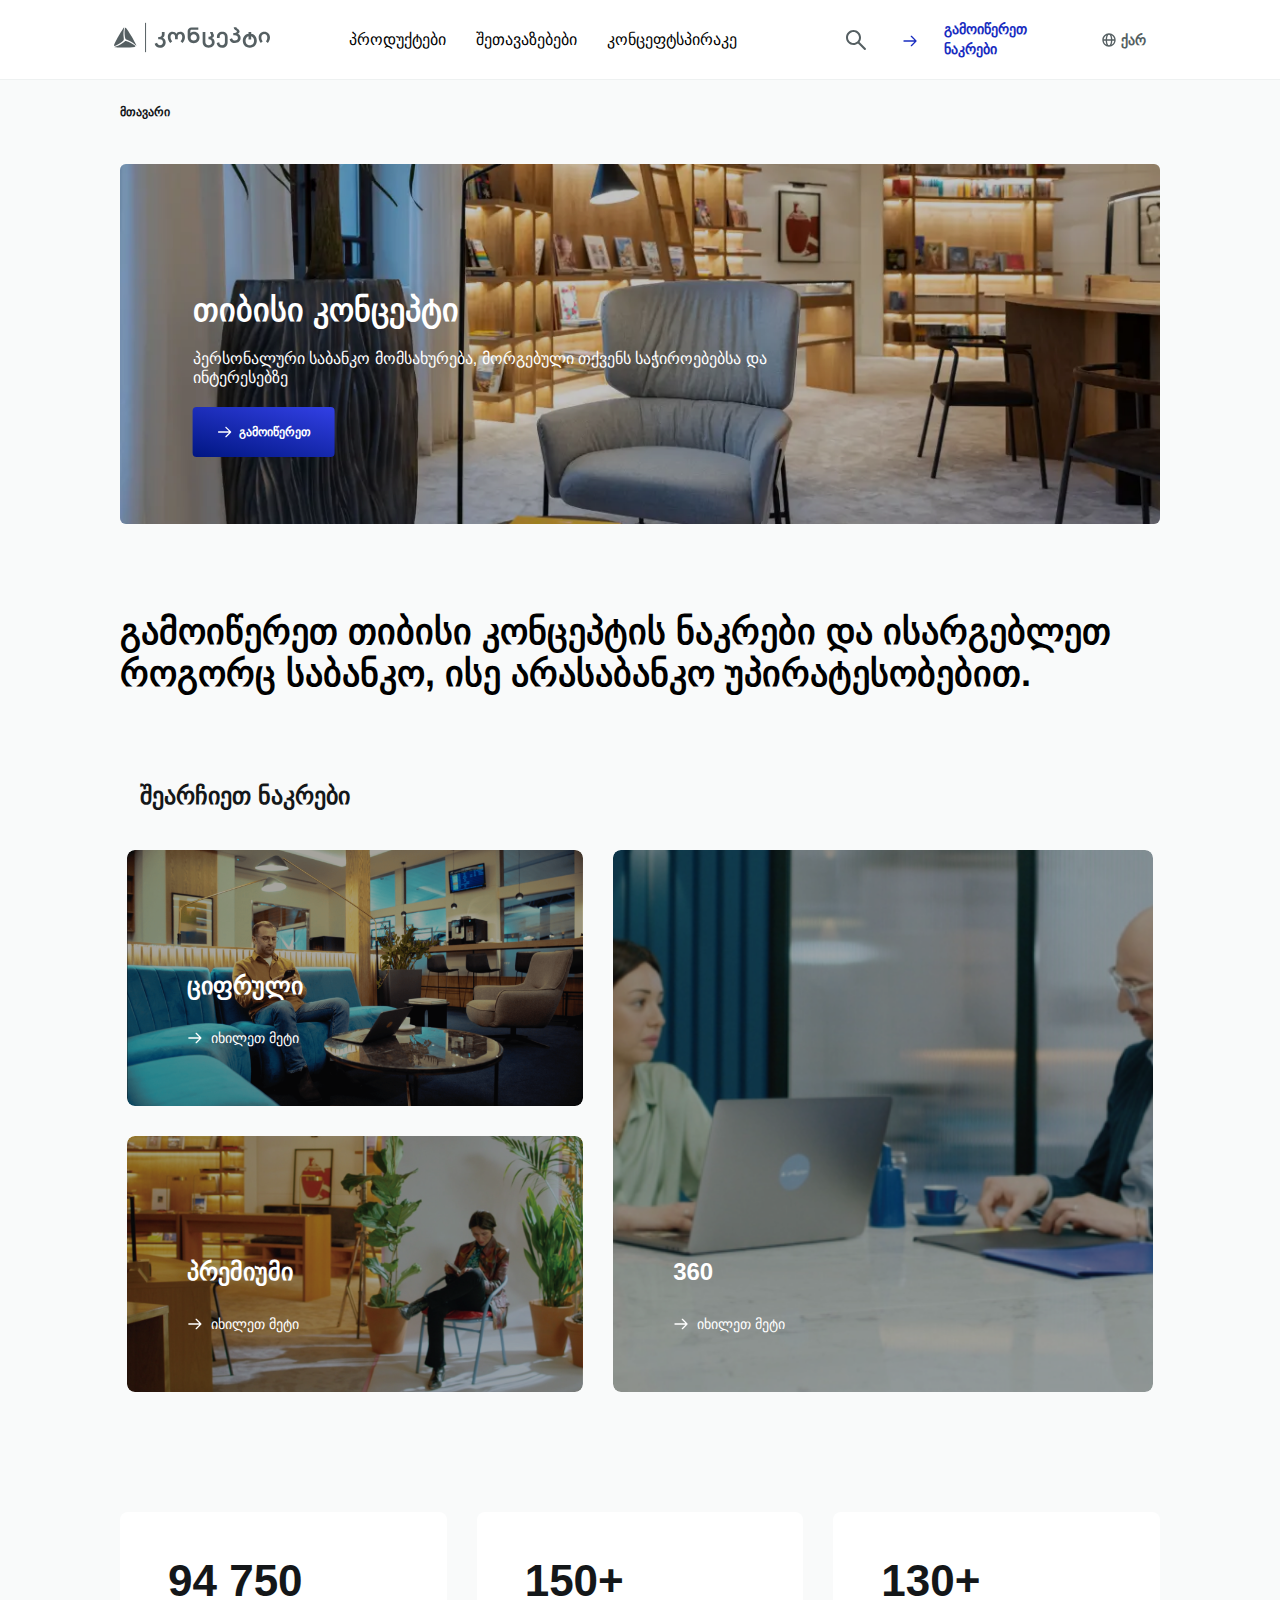
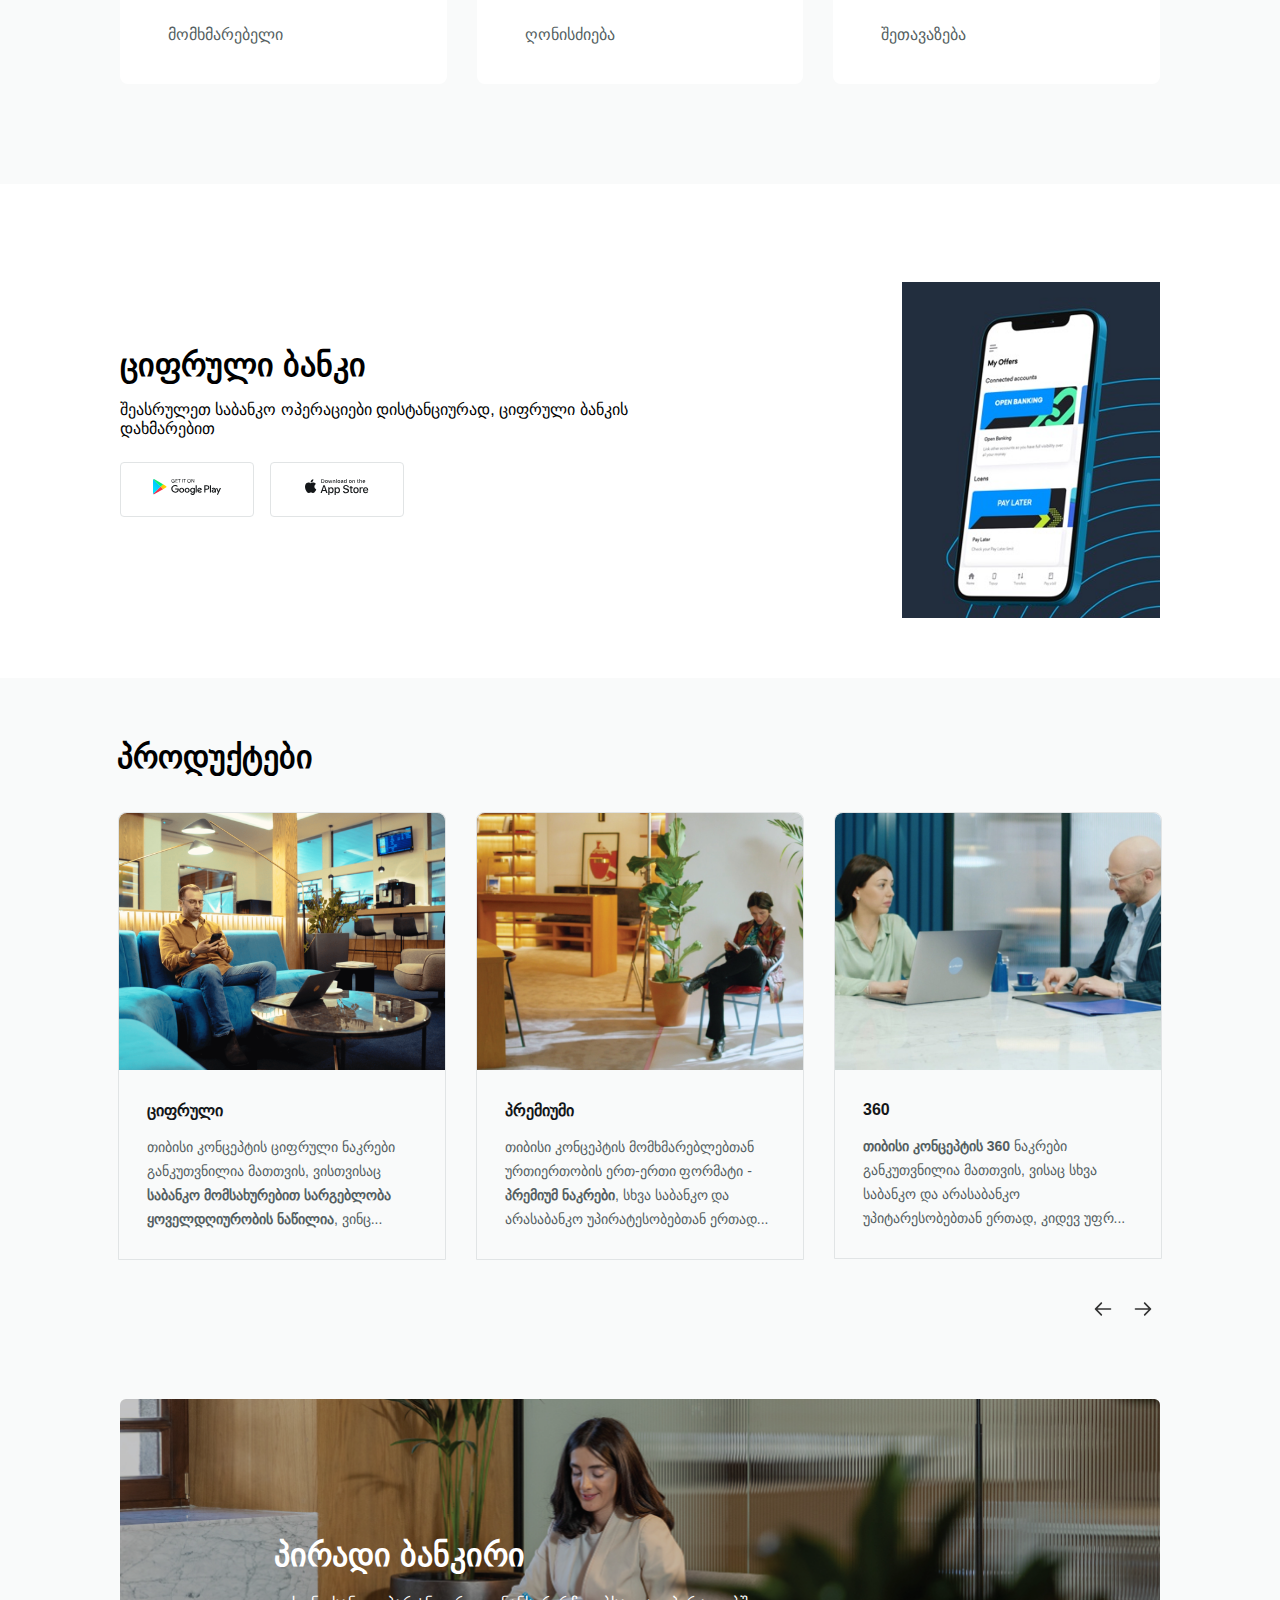
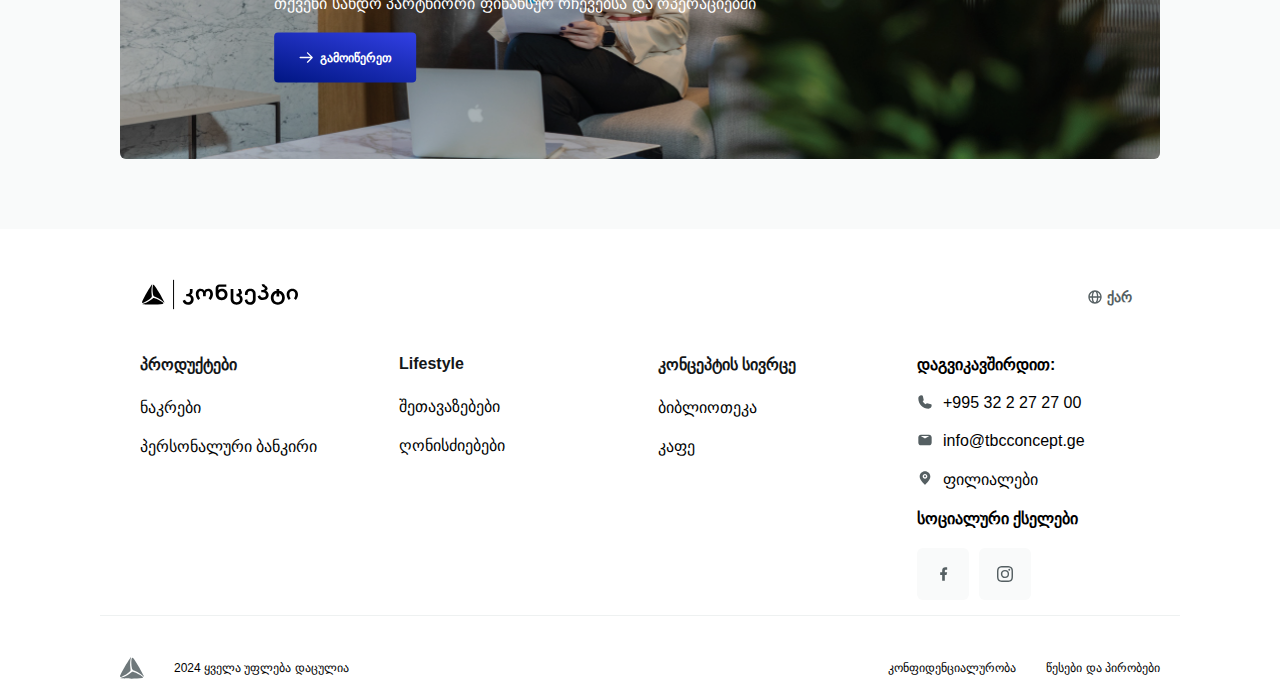
<file: html/index.html>
<!DOCTYPE html>
<html lang="en">
  <head>
    <meta charset="UTF-8" />
    <meta name="viewport" content="width=device-width, initial-scale=1.0" />
    <title>თიბისი კონცეპტი | TBC Concept</title>
    <link
      rel="shortcut icon"
      type="image/x-icon"
      href="https://tbcconcept.ge/favicon-32x32.png"
    />
    <link rel="stylesheet" href="/css/style.css" />
    <script src="/javascript/script.js" defer></script>
  </head>
  <body>
    <section class="main-section">
      <header class="header">
        <div class="header-all-side">
          <div class="header-left-side">
            <svg
              data-v-562b0aec=""
              width="36"
              height="32"
              viewbox="0 0 36 32"
              fill="#555f62"
              xmlns="http://www.w3.org/2000/svg"
            >
              <path
                data-v-562b0aec=""
                d="M15.8154 18.4806C15.8263 18.5838 15.8325 18.7025 15.8325 18.8227C15.8325 19.8184 15.4065 20.7155 14.7261 21.3474L14.7246 21.349C11.2681 24.5334 7.20468 27.1305 2.73238 28.9447L2.4671 29.0402C2.09727 29.1913 1.66502 29.3099 1.21717 29.3747L1.18752 29.3778C1.1251 29.3916 1.05332 29.3993 0.979974 29.3993C0.438492 29.3993 0 28.9662 0 28.4314C0 28.4114 0 28.3898 0.00156047 28.3697V28.3728C0.0187256 28.154 0.0639792 27.949 0.13264 27.7578L0.127958 27.7748C1.32952 24.3946 5.39922 17.0533 7.15475 14.0277C9.33784 10.2375 15.0632 1.11901 15.9168 0.118682C15.973 0.0462399 16.0588 0 16.1571 0C16.2055 0 16.2523 0.0107893 16.2929 0.0323679L16.2913 0.0308266C16.4333 0.0986452 16.5503 0.186501 16.4068 0.692058C15.6577 3.39401 14.5717 9.27881 15.6952 17.3246C15.7529 17.7407 15.8169 18.1214 15.8169 18.4806H15.8154Z"
              ></path>
              <path
                data-v-562b0aec=""
                d="M17.2182 22.3447C17.78 21.9501 18.4807 21.7143 19.2375 21.7143C19.6104 21.7143 19.9693 21.7713 20.3064 21.8776L20.2814 21.8715C25.2172 23.3851 29.5022 25.6493 33.2443 28.5639L33.16 28.5007C33.5126 28.7751 33.8216 29.0787 34.09 29.4163L34.0994 29.4271C34.257 29.5997 34.3537 29.8278 34.3537 30.0791C34.3537 30.4552 34.1368 30.7819 33.8201 30.9438L33.8138 30.9468C33.6437 31.0285 33.4455 31.0948 33.238 31.1318L33.224 31.1333C29.6661 31.7992 21.1771 31.9718 17.6567 31.998C13.2437 32.0289 2.39535 31.6913 1.08143 31.4771C0.939428 31.457 0.828635 31.343 0.817711 31.2027V31.2012C0.817711 31.0455 0.817711 30.9037 1.34515 30.7742C4.09157 30.0606 9.77948 28.0461 16.2851 23.0676C16.6175 22.787 16.9171 22.5466 17.2182 22.3431V22.3447Z"
              ></path>
              <path
                data-v-562b0aec=""
                d="M19.9178 19.2296C18.9394 18.7734 18.22 17.9134 17.9719 16.873L17.9672 16.8498C17.3212 14.1987 16.9514 11.1562 16.9514 8.02726C16.9514 6.0821 17.0949 4.17085 17.3711 2.30275L17.3446 2.51546C17.4117 2.04381 17.5319 1.61686 17.7004 1.21612L17.6879 1.25002C17.819 0.853902 18.1904 0.571839 18.6273 0.571839C18.827 0.571839 19.0127 0.630409 19.1672 0.730596L19.1641 0.729055C19.3373 0.85082 19.4871 0.986457 19.6198 1.13751L19.6229 1.14059C21.9854 3.85333 26.3813 11.0344 28.1633 14.023C30.3932 17.7823 35.5443 27.2338 35.9766 28.473C35.9906 28.5069 36 28.547 36 28.5886C36 28.6919 35.9469 28.7828 35.8674 28.8383H35.8658C35.7347 28.9262 35.6021 28.9786 35.2338 28.6086C33.2146 26.6188 28.6174 22.7454 21.0055 19.6828C20.6044 19.5271 20.2471 19.3853 19.9194 19.2296H19.9178Z"
              ></path>
            </svg>
          </div>

          <div class="tablet-header-left-side">
            <svg
              data-v-562b0aec=""
              id="Layer_1"
              data-name="Layer 1"
              xmlns="http://www.w3.org/2000/svg"
              version="1.1"
              width="165"
              height="32"
              viewbox="0 0 165 32"
              fill="#555f62"
            >
              <path
                data-v-562b0aec=""
                d="M81.72,12.35c-1.84,0-3.11,1.39-3.11,3.09s1.15,3.09,3.11,3.09,3.1-1.39,3.1-3.09-1.26-3.09-3.1-3.09ZM68.36,9.65c2.85,0,4.6,2.21,4.6,5.38h0c0,2.48-.88,4.38-2.47,5.91l-1.94-1.63c.9-1.01,1.71-2.58,1.71-4.27,0-1.81-.91-2.92-2.24-2.92s-2.27.86-2.27,2.67v2.57h-2.71v-2.57c0-1.81-.94-2.67-2.27-2.67s-2.24,1.11-2.24,2.92v.16c.05,1.64.83,3.14,1.71,4.12l-1.94,1.63c-1.59-1.53-2.47-3.42-2.47-5.9h0s0-.14,0-.14c.05-3.1,1.78-5.24,4.6-5.24,1.99,0,3.4.9,3.96,2.25.57-1.35,1.97-2.25,3.96-2.25ZM152.31,9.65c3.48,0,5.68,2.6,5.68,5.72,0,2.34-.77,4.13-2.16,5.57l-1.95-1.61c1.09-1.4,1.41-2.67,1.41-3.95,0-1.83-1.02-3.27-2.97-3.27s-2.97,1.44-2.97,3.27c0,1.28.31,2.55,1.41,3.95l-1.95,1.61c-1.39-1.44-2.16-3.23-2.16-5.57,0-3.11,2.2-5.72,5.68-5.72ZM124.49,5.33v.12c0,1.21,3.11,1.73,3.11,4.12,0,1.18-.93,2-2.04,2.25,1.9.61,3.08,2.11,3.08,4.27,0,2.87-2.15,4.97-5.7,4.97-2.57,0-4.77-1.44-5.34-3.91l2.44-1.01c.39,1.49,1.5,2.45,2.9,2.45,1.97,0,2.97-1.15,2.97-2.55,0-1.64-1.15-2.68-2.97-2.68h-1.67v-2.45h1.52c1.31,0,2.08-.49,2.08-1.33,0-1.54-3.11-1.58-3.11-4.06v-.18h2.73ZM86.32,5.41v2.45h-6.62c-.99,0-1.33.59-1.33,1.33v2.1c.78-1.19,2.48-1.55,3.64-1.55,3.5,0,5.52,2.52,5.52,5.7s-2.18,5.7-5.81,5.7-6.05-2.43-6.05-6.2v-5.67c0-2.13,1.44-3.86,3.88-3.86h6.78ZM136.74,14.33c-2.26.48-3.15,2.49-3.2,4.38.06,2.17,1.21,4.49,4.27,4.49s4.21-2.32,4.27-4.49c-.05-1.86-.9-3.82-3.07-4.35.07.39.21,1.28.21,1.99v1.19h-2.71v-1.19c0-.72.15-1.65.22-2.02ZM139.23,9.94v.57c0,.42-.05.92-.11,1.33,3.88.56,5.69,3.65,5.69,6.87,0,3.56-2.22,6.96-7,6.96s-7-3.4-7-6.96c0-3.25,1.85-6.37,5.81-6.88-.06-.41-.11-.89-.11-1.31v-.57h2.71ZM100.78,9.94v.12c0,1.49,1.15,1.84,1.15,3.41,0,1.49-.97,2.24-2.37,2.52,2.02.55,3.08,1.93,3.08,4.21,0,3.04-2.2,5.46-6,5.46s-5.98-2.55-5.98-5.68v-10.05h2.71v10.05c0,1.65,1.1,3.2,3.27,3.2s3.27-1.45,3.27-3.05c0-1.78-1.15-2.93-2.97-2.93h-.46v-2.45h1.04c1.04,0,1.67-.55,1.67-1.39,0-1.22-1.15-1.44-1.15-3.26v-.18h2.73ZM110.29,9.65c3.31,0,5.35,1.92,5.35,5.35v5.39c0,3.05-2.1,5.28-5.47,5.28-3.02,0-5.13-1.65-5.47-4.69l2.48-.69c.22,1.93,1.31,2.91,2.85,2.91,2.04,0,2.88-1.26,2.88-2.86v-5.31c0-1.66-.89-2.92-2.62-2.92s-2.64,1.26-2.64,2.92v.97h-2.71v-.99c0-3.42,2.03-5.35,5.35-5.35ZM52.59,9.94v2.38c0,1.67-.69,2.85-1.98,3.5,1.93.71,3.08,2.3,3.08,4.58,0,3.05-2.15,5.28-5.7,5.28-2.57,0-4.77-1.44-5.34-3.91l2.44-1.01c.39,1.49,1.5,2.45,2.9,2.45,1.97,0,2.97-1.26,2.97-2.86,0-1.78-1.15-2.99-2.97-2.99h-1.79v-2.45h1.18c1.69,0,2.48-.99,2.48-2.38v-2.57h2.73Z"
                class="cls-2"
              ></path>
              <path
                data-v-562b0aec=""
                d="M13.92,5.92c.11.06.26.23.29.26,1.47,1.7,4.2,6.2,5.31,8.09,1.39,2.36,4.58,8.29,4.85,9.07.03.08,0,.18-.07.23-.08.05-.17.09-.4-.15-1.24-1.25-4.11-3.68-8.84-5.6-.25-.1-.47-.19-.68-.28-.66-.33-1.03-.82-1.21-1.5-.53-2.01-.91-5.76-.39-9,.02-.11.08-.5.21-.8.21-.45.6-.5.92-.32ZM12.14,5.48c.09.04.16.1.07.41-.47,1.7-1.14,5.39-.45,10.44.04.26.07.5.09.73.04.74-.2,1.3-.69,1.79-1.48,1.46-4.54,3.66-7.61,4.83-.11.04-.47.18-.8.21-.5.05-.74-.26-.74-.63,0-.13.07-.34.08-.38.74-2.12,3.29-6.73,4.37-8.63,1.35-2.38,4.91-8.1,5.45-8.73.05-.07.15-.1.23-.06ZM14.62,19.18c2.01.55,5.45,2.09,8,4.16.09.07.39.32.58.58.29.41.14.77-.18.95-.11.06-.33.11-.37.12-2.21.42-7.48.53-9.67.54-2.74.02-9.49-.19-10.3-.34-.09-.01-.16-.08-.17-.17,0-.1,0-.19.32-.27,1.71-.45,5.25-1.71,9.28-4.84.21-.16.4-.31.58-.44.62-.41,1.23-.48,1.9-.3Z"
                class="cls-2"
              ></path>
              <rect
                data-v-562b0aec=""
                x="33.06"
                y=".84"
                width=".99"
                height="29.32"
                class="cls-1"
              ></rect>
            </svg>
          </div>

          <nav class="nav-bar">
            <p class="products-menu" data-section="1">პროდუქტები</p>
            <p class="products-menu" data-section="2">შეთავაზებები</p>
            <p class="products-menu" data-section="3">კონცეფტსპირაკე</p>
          </nav>

          <div class="header-right-side">
            <div class="search-icon">
              <svg
                data-v-562b0aec=""
                width="24"
                height="24"
                viewbox="0 0 24 24"
                fill="#555f62"
                xmlns="http://www.w3.org/2000/svg"
              >
                <path
                  data-v-562b0aec=""
                  d="M21.7 20.3L15.5 14C16.5 12.7 17 11.2 17 9.5C17 5.4 13.6 2 9.5 2C5.4 2 2 5.4 2 9.5C2 13.6 5.4 17 9.5 17C11.2 17 12.8 16.4 14 15.5L20.2 21.7C20.4 21.9 20.7 22 20.9 22C21.1 22 21.4 21.9 21.6 21.7C22.1 21.3 22.1 20.7 21.7 20.3ZM4 9.5C4 6.5 6.5 4 9.5 4C12.5 4 15 6.5 15 9.5C15 12.5 12.5 15 9.5 15C6.5 15 4 12.5 4 9.5Z"
                ></path>
              </svg>
            </div>
            <div class="header-button">
              <div class="arrow-icon">
                <svg
                  data-v-562b0aec=""
                  width="16"
                  height="16"
                  viewBox="0 0 16 16"
                  fill="#182cc0"
                  xmlns="http://www.w3.org/2000/svg"
                >
                  <path
                    data-v-562b0aec=""
                    d="M9.7987 2.86675L14.4654 7.53341C14.732 7.80008 14.732 8.20008 14.4654 8.46675L9.7987 13.1334C9.53203 13.4001 9.13203 13.4001 8.86537 13.1334C8.5987 12.8667 8.5987 12.4667 8.86537 12.2001L12.3987 8.66675H1.9987C1.5987 8.66675 1.33203 8.40008 1.33203 8.00008C1.33203 7.60008 1.5987 7.33341 1.9987 7.33341H12.3987L8.86537 3.80008C8.73203 3.66675 8.66536 3.53341 8.66536 3.33341C8.66536 3.13341 8.73203 3.00008 8.86537 2.86675C9.13203 2.60008 9.53203 2.60008 9.7987 2.86675Z"
                  ></path>
                </svg>
              </div>
              <div class="header-button-text">
                <p>გამოიწერეთ ნაკრები</p>
              </div>
            </div>

            <div class="language-changer">
              <svg
                data-v-562b0aec=""
                width="16"
                height="16"
                viewbox="0 0 16 16"
                fill="#555f62"
                xmlns="http://www.w3.org/2000/svg"
              >
                <path
                  data-v-562b0aec=""
                  d="M14.6654 7.99992C14.6654 4.32659 11.672 1.33325 7.9987 1.33325C4.32536 1.33325 1.33203 4.32659 1.33203 7.99992C1.33203 11.6733 4.32536 14.6666 7.9987 14.6666C11.672 14.6666 14.6654 11.6733 14.6654 7.99992ZM13.2854 7.33325H11.3187C11.2587 5.83325 10.972 4.37325 10.4587 3.26659C11.9787 4.05992 13.072 5.55992 13.292 7.33325H13.2854ZM7.9987 13.3333C6.9787 13.3333 6.1387 11.2999 6.0187 8.66659H9.98536C9.86536 11.2999 9.02536 13.3333 8.00536 13.3333H7.9987ZM6.0187 7.33325C6.1387 4.69992 6.9787 2.66659 7.9987 2.66659C9.0187 2.66659 9.8587 4.69992 9.9787 7.33325H6.01203H6.0187ZM5.54536 3.26659C5.02536 4.37325 4.74536 5.82659 4.68536 7.33325H2.7187C2.9387 5.55992 4.03203 4.05992 5.55203 3.26659H5.54536ZM2.71203 8.66659H4.6787C4.7387 10.1666 5.02536 11.6266 5.5387 12.7333C4.0187 11.9399 2.92536 10.4399 2.70536 8.66659H2.71203ZM10.452 12.7333C10.972 11.6266 11.252 10.1733 11.312 8.66659H13.2787C13.0587 10.4399 11.9654 11.9399 10.4454 12.7333H10.452Z"
                ></path>
              </svg>
              <p>ქარ</p>
            </div>
            <a class="toggle-menu" href="#">
              <i></i>
              <i></i>
              <i></i>
            </a>
          </div>
        </div>
      </header>
      <div class="dropdown">
        <div class="full-drop">
          <div class="left-box">
            <img src="/assets/image/digitalbank.png" alt="" />
            <div class="header-button">
              <div class="arrow-icon">
                <svg
                  data-v-562b0aec=""
                  width="16"
                  height="16"
                  viewBox="0 0 16 16"
                  fill="#182cc0"
                  xmlns="http://www.w3.org/2000/svg"
                >
                  <path
                    data-v-562b0aec=""
                    d="M9.7987 2.86675L14.4654 7.53341C14.732 7.80008 14.732 8.20008 14.4654 8.46675L9.7987 13.1334C9.53203 13.4001 9.13203 13.4001 8.86537 13.1334C8.5987 12.8667 8.5987 12.4667 8.86537 12.2001L12.3987 8.66675H1.9987C1.5987 8.66675 1.33203 8.40008 1.33203 8.00008C1.33203 7.60008 1.5987 7.33341 1.9987 7.33341H12.3987L8.86537 3.80008C8.73203 3.66675 8.66536 3.53341 8.66536 3.33341C8.66536 3.13341 8.73203 3.00008 8.86537 2.86675C9.13203 2.60008 9.53203 2.60008 9.7987 2.86675Z"
                  ></path>
                </svg>
              </div>
              <div class="header-button-text">
                <p>ციფრული ბანკი</p>
              </div>
            </div>
          </div>

          <!-- <div class="menu-flex">
            <div class="dropdown-box" data-section="1">
              <p>პროდუქტების მიმოხილვა</p>
              <p>ნაკრები</p>
              <p>პირადი ბანკირი</p>
            </div>
            <div class="dropdown-box" data-section="2">
              <p>მიმოხილვა</p>
              <p>შეთავაზებები</p>
              <p>ღონისძიებები</p>
            </div>
            <div class="dropdown-box" data-section="3">
              <p>მიმოხილვა</p>
              <p>კაფე</p>
              <p>ბიბლიოთეკა</p>
              <p>კონცეპტ ფილიალები</p>
            </div>
          </div> -->
        </div>
      </div>
      <div class="menu-drawer">
        <div class="grid">
          <div class="width-100-class">
            <div class="dropdown-menu" data-target="drop-down-1">
              <h1>პროდუქტები</h1>
              <svg
                class="mySvg"
                width="12"
                height="7"
                viewbox="0 0 12 7"
                fill="none"
                xmlns="http://www.w3.org/2000/svg"
              >
                <path
                  d="M6.35253 6.23266L11.3525 1.23266L10.6445 0.524658L5.64453 5.52466L6.35253 6.23266Z"
                  fill="#9999AA"
                ></path>
                <path
                  d="M0.644531 1.23266L5.64453 6.23266L6.35253 5.52466L1.35253 0.524658L0.644531 1.23266Z"
                  fill="#9999AA"
                ></path>
              </svg>
            </div>
            <div id="drop-down-1" class="drop-down">
              <p>პროდუქტების მიმოხილვა</p>
              <p>ნაკრები</p>
              <p>პირადი ბანკირი</p>
            </div>
          </div>

          <div class="width-100-class">
            <div class="dropdown-menu" data-target="drop-down-2">
              <h1>დაგვიკავშირდით</h1>
              <svg
                class="mySvg"
                width="12"
                height="7"
                viewbox="0 0 12 7"
                fill="none"
                xmlns="http://www.w3.org/2000/svg"
              >
                <path
                  d="M6.35253 6.23266L11.3525 1.23266L10.6445 0.524658L5.64453 5.52466L6.35253 6.23266Z"
                  fill="#9999AA"
                ></path>
                <path
                  d="M0.644531 1.23266L5.64453 6.23266L6.35253 5.52466L1.35253 0.524658L0.644531 1.23266Z"
                  fill="#9999AA"
                ></path>
              </svg>
            </div>
            <div id="drop-down-2" class="drop-down">
              <p>მიმოხილვა</p>
              <p>შეთავაზებები</p>
              <p>ღონისძიებები</p>
            </div>
          </div>

          <div class="width-100-class">
            <div class="dropdown-menu" data-target="drop-down-3">
              <h1>კონცეპტის სივრცე</h1>
              <svg
                class="mySvg"
                width="12"
                height="7"
                viewbox="0 0 12 7"
                fill="none"
                xmlns="http://www.w3.org/2000/svg"
              >
                <path
                  d="M6.35253 6.23266L11.3525 1.23266L10.6445 0.524658L5.64453 5.52466L6.35253 6.23266Z"
                  fill="#9999AA"
                ></path>
                <path
                  d="M0.644531 1.23266L5.64453 6.23266L6.35253 5.52466L1.35253 0.524658L0.644531 1.23266Z"
                  fill="#9999AA"
                ></path>
              </svg>
            </div>
            <div id="drop-down-3" class="drop-down">
              <p>მიმოხილვა</p>
              <p>კაფე</p>
              <p>ბიბლიოთეკა</p>
              <p>კონცეპტ ფილიალები</p>
            </div>
          </div>

          <div class="drop-down-second-component">
            <div class="width-100-contact">
              <h1>დაგვიკავშირდით:</h1>
              <div class="contact-box">
                <div class="contact-info">
                  <svg
                    data-v-562b0aec=""
                    width="16"
                    height="16"
                    viewbox="0 0 16 16"
                    fill="none"
                    xmlns="http://www.w3.org/2000/svg"
                  >
                    <path
                      data-v-562b0aec=""
                      d="M11.5987 14.6676C5.93736 14.6676 1.33203 10.0622 1.33203 4.4009C1.33203 2.70956 2.70803 1.33423 4.3987 1.33423C4.57203 1.33423 4.74336 1.3489 4.90936 1.37756C5.07136 1.40356 5.2347 1.4449 5.3927 1.49956C5.61003 1.5749 5.7727 1.7569 5.82403 1.9809L6.73736 5.9569C6.78736 6.17556 6.72403 6.4049 6.5687 6.56756C6.47736 6.66223 6.47536 6.66423 5.6487 7.0969C6.31803 8.54623 7.48136 9.70556 8.90203 10.3522C9.3347 9.5249 9.33736 9.52223 9.43203 9.43156C9.59536 9.27556 9.82537 9.2149 10.0434 9.2629L14.0194 10.1756C14.2427 10.2269 14.4247 10.3896 14.5 10.6062C14.5547 10.7636 14.5954 10.9262 14.6227 11.0936C14.6507 11.2582 14.6654 11.4289 14.6654 11.6009C14.6654 13.2922 13.29 14.6676 11.5987 14.6676Z"
                      fill="#555F62"
                    ></path>
                    <mask
                      data-v-562b0aec=""
                      id="mask0_167_7524"
                      maskunits="userSpaceOnUse"
                      x="1"
                      y="1"
                      width="14"
                      height="14"
                      style="mask-type: luminance"
                    >
                      <path
                        data-v-562b0aec=""
                        d="M11.5987 14.6676C5.93736 14.6676 1.33203 10.0622 1.33203 4.4009C1.33203 2.70956 2.70803 1.33423 4.3987 1.33423C4.57203 1.33423 4.74336 1.3489 4.90936 1.37756C5.07136 1.40356 5.2347 1.4449 5.3927 1.49956C5.61003 1.5749 5.7727 1.7569 5.82403 1.9809L6.73736 5.9569C6.78736 6.17556 6.72403 6.4049 6.5687 6.56756C6.47736 6.66223 6.47536 6.66423 5.6487 7.0969C6.31803 8.54623 7.48136 9.70556 8.90203 10.3522C9.3347 9.5249 9.33736 9.52223 9.43203 9.43156C9.59536 9.27556 9.82537 9.2149 10.0434 9.2629L14.0194 10.1756C14.2427 10.2269 14.4247 10.3896 14.5 10.6062C14.5547 10.7636 14.5954 10.9262 14.6227 11.0936C14.6507 11.2582 14.6654 11.4289 14.6654 11.6009C14.6654 13.2922 13.29 14.6676 11.5987 14.6676Z"
                        fill="white"
                      ></path>
                    </mask>
                    <g data-v-562b0aec="" mask="url(#mask0_167_7524)"></g>
                  </svg>
                  <p>+995 32 2 27 27 00</p>
                </div>
                <div class="contact-info">
                  <svg
                    data-v-562b0aec=""
                    width="16"
                    height="16"
                    viewbox="0 0 16 16"
                    fill="none"
                    xmlns="http://www.w3.org/2000/svg"
                  >
                    <path
                      data-v-562b0aec=""
                      d="M11.9987 2.66772H3.9987C2.52536 2.66772 1.33203 3.86106 1.33203 5.33439V10.6744C1.33203 12.1477 2.52536 13.3411 3.9987 13.3411H11.9987C13.472 13.3411 14.6654 12.1477 14.6654 10.6744V5.33439C14.6654 3.86106 13.472 2.66772 11.9987 2.66772ZM11.9987 4.00106C12.0787 4.00106 12.152 4.01439 12.232 4.02106L7.9987 6.56106L3.75203 4.02772C3.83203 4.01439 3.9187 4.00106 4.00536 4.00106H12.0054H11.9987Z"
                      fill="#555F62"
                    ></path>
                  </svg>
                  <p>info@tbcconcept.ge</p>
                </div>
                <div class="contact-info">
                  <svg
                    data-v-562b0aec=""
                    width="16"
                    height="16"
                    viewbox="0 0 16 16"
                    fill="none"
                    xmlns="http://www.w3.org/2000/svg"
                  >
                    <path
                      data-v-562b0aec=""
                      fill-rule="evenodd"
                      clip-rule="evenodd"
                      d="M2.66797 6.61623C2.66797 3.70356 5.06064 1.33423 8.0013 1.33423C10.942 1.33423 13.3346 3.70356 13.3346 6.61623C13.3346 10.2656 8.6353 14.3356 8.4353 14.5069C8.30997 14.6142 8.15597 14.6676 8.0013 14.6676C7.84664 14.6676 7.69264 14.6142 7.5673 14.5069C7.3673 14.3356 2.66797 10.2656 2.66797 6.61623ZM8.0013 8.66756C6.71464 8.66756 5.66797 7.62089 5.66797 6.33423C5.66797 5.04756 6.71464 4.0009 8.0013 4.0009C9.28797 4.0009 10.3346 5.04756 10.3346 6.33423C10.3346 7.62089 9.28797 8.66756 8.0013 8.66756ZM8.0013 5.33423C7.44997 5.33423 7.0013 5.7829 7.0013 6.33423C7.0013 6.88556 7.44997 7.33423 8.0013 7.33423C8.55264 7.33423 9.0013 6.88556 9.0013 6.33423C9.0013 5.7829 8.55264 5.33423 8.0013 5.33423Z"
                      fill="#555F62"
                    ></path>
                    <mask
                      data-v-562b0aec=""
                      id="mask0_167_7533"
                      maskunits="userSpaceOnUse"
                      x="2"
                      y="1"
                      width="12"
                      height="14"
                      style="mask-type: luminance"
                    >
                      <path
                        data-v-562b0aec=""
                        fill-rule="evenodd"
                        clip-rule="evenodd"
                        d="M2.66797 6.61623C2.66797 3.70356 5.06064 1.33423 8.0013 1.33423C10.942 1.33423 13.3346 3.70356 13.3346 6.61623C13.3346 10.2656 8.6353 14.3356 8.4353 14.5069C8.30997 14.6142 8.15597 14.6676 8.0013 14.6676C7.84664 14.6676 7.69264 14.6142 7.5673 14.5069C7.3673 14.3356 2.66797 10.2656 2.66797 6.61623ZM8.0013 8.66756C6.71464 8.66756 5.66797 7.62089 5.66797 6.33423C5.66797 5.04756 6.71464 4.0009 8.0013 4.0009C9.28797 4.0009 10.3346 5.04756 10.3346 6.33423C10.3346 7.62089 9.28797 8.66756 8.0013 8.66756ZM8.0013 5.33423C7.44997 5.33423 7.0013 5.7829 7.0013 6.33423C7.0013 6.88556 7.44997 7.33423 8.0013 7.33423C8.55264 7.33423 9.0013 6.88556 9.0013 6.33423C9.0013 5.7829 8.55264 5.33423 8.0013 5.33423Z"
                        fill="white"
                      ></path>
                    </mask>
                    <g data-v-562b0aec="" mask="url(#mask0_167_7533)"></g>
                  </svg>
                  <p>ფილიალები</p>
                </div>
              </div>
              <div class="">
                <h1>სოციალური ქსელები</h1>
                <div class="contact-box2">
                  <div class="contact-info">
                    <div class="social">
                      <svg
                        width="17"
                        height="16"
                        viewBox="0 0 17 16"
                        fill="#555f62"
                        xmlns="http://www.w3.org/2000/svg"
                      >
                        <g clip-path="url(#clip0_167_7547)">
                          <path
                            d="M9.83464 9.00163H11.5013L12.168 6.33496H9.83464V5.00163C9.83464 4.31496 9.83464 3.66829 11.168 3.66829H12.168V1.42829C11.9506 1.39963 11.13 1.33496 10.2633 1.33496C8.4533 1.33496 7.16797 2.43963 7.16797 4.46829V6.33496H5.16797V9.00163H7.16797V14.6683H9.83464V9.00163Z"
                          ></path>
                        </g>
                        <defs>
                          <clipPath id="clip0_167_7547">
                            <rect
                              width="16"
                              height="16"
                              fill="white"
                              transform="translate(0.5 0.000976562)"
                            ></rect>
                          </clipPath>
                        </defs>
                      </svg>
                    </div>
                    <div class="social">
                      <svg
                        width="17"
                        height="16"
                        viewBox="0 0 17 16"
                        fill="#555f62"
                        xmlns="http://www.w3.org/2000/svg"
                        class="bi bi-instagram"
                      >
                        <path
                          d="M8 0C5.829 0 5.556.01 4.703.048 3.85.088 3.269.222 2.76.42a3.9 3.9 0 0 0-1.417.923A3.9 3.9 0 0 0 .42 2.76C.222 3.268.087 3.85.048 4.7.01 5.555 0 5.827 0 8.001c0 2.172.01 2.444.048 3.297.04.852.174 1.433.372 1.942.205.526.478.972.923 1.417.444.445.89.719 1.416.923.51.198 1.09.333 1.942.372C5.555 15.99 5.827 16 8 16s2.444-.01 3.298-.048c.851-.04 1.434-.174 1.943-.372a3.9 3.9 0 0 0 1.416-.923c.445-.445.718-.891.923-1.417.197-.509.332-1.09.372-1.942C15.99 10.445 16 10.173 16 8s-.01-2.445-.048-3.299c-.04-.851-.175-1.433-.372-1.941a3.9 3.9 0 0 0-.923-1.417A3.9 3.9 0 0 0 13.24.42c-.51-.198-1.092-.333-1.943-.372C10.443.01 10.172 0 7.998 0zm-.717 1.442h.718c2.136 0 2.389.007 3.232.046.78.035 1.204.166 1.486.275.373.145.64.319.92.599s.453.546.598.92c.11.281.24.705.275 1.485.039.843.047 1.096.047 3.231s-.008 2.389-.047 3.232c-.035.78-.166 1.203-.275 1.485a2.5 2.5 0 0 1-.599.919c-.28.28-.546.453-.92.598-.28.11-.704.24-1.485.276-.843.038-1.096.047-3.232.047s-2.39-.009-3.233-.047c-.78-.036-1.203-.166-1.485-.276a2.5 2.5 0 0 1-.92-.598 2.5 2.5 0 0 1-.6-.92c-.109-.281-.24-.705-.275-1.485-.038-.843-.046-1.096-.046-3.233s.008-2.388.046-3.231c.036-.78.166-1.204.276-1.486.145-.373.319-.64.599-.92s.546-.453.92-.598c.282-.11.705-.24 1.485-.276.738-.034 1.024-.044 2.515-.045zm4.988 1.328a.96.96 0 1 0 0 1.92.96.96 0 0 0 0-1.92m-4.27 1.122a4.109 4.109 0 1 0 0 8.217 4.109 4.109 0 0 0 0-8.217m0 1.441a2.667 2.667 0 1 1 0 5.334 2.667 2.667 0 0 1 0-5.334"
                        ></path>
                      </svg>
                    </div>
                  </div>
                </div>
              </div>
            </div>
            <div class="drop-down-footer">
              <div class="drop-down-footer-info">
                <p>კონფიდენციალურობა</p>
                <p>წესები და პირობები</p>
              </div>
              <div class="drop-down-footer-info2">
                <svg
                  data-v-562b0aec=""
                  width="36"
                  height="32"
                  viewBox="0 0 36 32"
                  fill="#6f787b"
                  xmlns="http://www.w3.org/2000/svg"
                >
                  <path
                    data-v-562b0aec=""
                    d="M15.8154 18.4806C15.8263 18.5838 15.8325 18.7025 15.8325 18.8227C15.8325 19.8184 15.4065 20.7155 14.7261 21.3474L14.7246 21.349C11.2681 24.5334 7.20468 27.1305 2.73238 28.9447L2.4671 29.0402C2.09727 29.1913 1.66502 29.3099 1.21717 29.3747L1.18752 29.3778C1.1251 29.3916 1.05332 29.3993 0.979974 29.3993C0.438492 29.3993 0 28.9662 0 28.4314C0 28.4114 0 28.3898 0.00156047 28.3697V28.3728C0.0187256 28.154 0.0639792 27.949 0.13264 27.7578L0.127958 27.7748C1.32952 24.3946 5.39922 17.0533 7.15475 14.0277C9.33784 10.2375 15.0632 1.11901 15.9168 0.118682C15.973 0.0462399 16.0588 0 16.1571 0C16.2055 0 16.2523 0.0107893 16.2929 0.0323679L16.2913 0.0308266C16.4333 0.0986452 16.5503 0.186501 16.4068 0.692058C15.6577 3.39401 14.5717 9.27881 15.6952 17.3246C15.7529 17.7407 15.8169 18.1214 15.8169 18.4806H15.8154Z"
                  ></path>
                  <path
                    data-v-562b0aec=""
                    d="M17.2182 22.3447C17.78 21.9501 18.4807 21.7143 19.2375 21.7143C19.6104 21.7143 19.9693 21.7713 20.3064 21.8776L20.2814 21.8715C25.2172 23.3851 29.5022 25.6493 33.2443 28.5639L33.16 28.5007C33.5126 28.7751 33.8216 29.0787 34.09 29.4163L34.0994 29.4271C34.257 29.5997 34.3537 29.8278 34.3537 30.0791C34.3537 30.4552 34.1368 30.7819 33.8201 30.9438L33.8138 30.9468C33.6437 31.0285 33.4455 31.0948 33.238 31.1318L33.224 31.1333C29.6661 31.7992 21.1771 31.9718 17.6567 31.998C13.2437 32.0289 2.39535 31.6913 1.08143 31.4771C0.939428 31.457 0.828635 31.343 0.817711 31.2027V31.2012C0.817711 31.0455 0.817711 30.9037 1.34515 30.7742C4.09157 30.0606 9.77948 28.0461 16.2851 23.0676C16.6175 22.787 16.9171 22.5466 17.2182 22.3431V22.3447Z"
                  ></path>
                  <path
                    data-v-562b0aec=""
                    d="M19.9178 19.2296C18.9394 18.7734 18.22 17.9134 17.9719 16.873L17.9672 16.8498C17.3212 14.1987 16.9514 11.1562 16.9514 8.02726C16.9514 6.0821 17.0949 4.17085 17.3711 2.30275L17.3446 2.51546C17.4117 2.04381 17.5319 1.61686 17.7004 1.21612L17.6879 1.25002C17.819 0.853902 18.1904 0.571839 18.6273 0.571839C18.827 0.571839 19.0127 0.630409 19.1672 0.730596L19.1641 0.729055C19.3373 0.85082 19.4871 0.986457 19.6198 1.13751L19.6229 1.14059C21.9854 3.85333 26.3813 11.0344 28.1633 14.023C30.3932 17.7823 35.5443 27.2338 35.9766 28.473C35.9906 28.5069 36 28.547 36 28.5886C36 28.6919 35.9469 28.7828 35.8674 28.8383H35.8658C35.7347 28.9262 35.6021 28.9786 35.2338 28.6086C33.2146 26.6188 28.6174 22.7454 21.0055 19.6828C20.6044 19.5271 20.2471 19.3853 19.9194 19.2296H19.9178Z"
                  ></path>
                </svg>
                <p>2024 ყველა უფლება დაცულია</p>
              </div>
            </div>
          </div>
        </div>
      </div>
      <div class="main-bgcolor">
        <div class="main-content">
          <div class="top-text">
            <p>მთავარი</p>
          </div>
          <div class="main-content-image">
            <img src="/assets/image/first-container.webp" alt="" />
            <div class="overlay"></div>
            <div class="main-text">
              <div class="main-content-image-inside-text">
                <div class="main-info">
                  <h1>თიბისი კონცეპტი</h1>
                  <p>
                    პერსონალური საბანკო მომსახურება, მორგებული თქვენს
                    საჭიროებებსა და ინტერესებზე
                  </p>
                </div>
                <a
                  href="https://tbcconcept.ge/ge/products/kits"
                  class="button w-inline-block"
                >
                  <div class="button_icon w-embed">
                    <svg
                      width="16"
                      height="16"
                      viewBox="0 0 16 16"
                      fill="currentColor"
                      xmlns="http://www.w3.org/2000/svg"
                    >
                      <path
                        d="M9.7987 2.86675L14.4654 7.53341C14.732 7.80008 14.732 8.20008 14.4654 8.46675L9.7987 13.1334C9.53203 13.4001 9.13203 13.4001 8.86537 13.1334C8.5987 12.8667 8.5987 12.4667 8.86537 12.2001L12.3987 8.66675H1.9987C1.5987 8.66675 1.33203 8.40008 1.33203 8.00008C1.33203 7.60008 1.5987 7.33341 1.9987 7.33341H12.3987L8.86537 3.80008C8.73203 3.66675 8.66536 3.53341 8.66536 3.33341C8.66536 3.13341 8.73203 3.00008 8.86537 2.86675C9.13203 2.60008 9.53203 2.60008 9.7987 2.86675Z"
                      ></path>
                    </svg>
                  </div>
                  <div class="button_text">გამოიწერეთ</div>
                  <div class="button_hover"></div>
                </a>
              </div>
            </div>
          </div>
        </div>
      </div>
      <div class="packpage-content">
        <div class="packpage-top-text">
          <h1>
            გამოიწერეთ თიბისი კონცეპტის ნაკრები და ისარგებლეთ როგორც საბანკო,
            ისე არასაბანკო უპირატესობებით.
          </h1>
        </div>
        <div class="photo-text-header">
          <h1>შეარჩიეთ ნაკრები</h1>
        </div>
        <div class="photo-text-container">
          <div class="photo-text-first-side">
            <div class="photo-text-content">
              <div class="photo-text-item">
                <img src="/assets/image/products-1.png" alt="Product Image" />
                <div class="photo-text-overlay">
                  <div class="photo-text">
                    <h1>ციფრული</h1>
                    <div class="photo-text-link">
                      <svg
                        width="16"
                        height="16"
                        viewBox="0 0 16 16"
                        fill="currentColor"
                        xmlns="http://www.w3.org/2000/svg"
                      >
                        <path
                          d="M9.7987 2.86675L14.4654 7.53341C14.732 7.80008 14.732 8.20008 14.4654 8.46675L9.7987 13.1334C9.53203 13.4001 9.13203 13.4001 8.86537 13.1334C8.5987 12.8667 8.5987 12.4667 8.86537 12.2001L12.3987 8.66675H1.9987C1.5987 8.66675 1.33203 8.40008 1.33203 8.00008C1.33203 7.60008 1.5987 7.33341 1.9987 7.33341H12.3987L8.86537 3.80008C8.73203 3.66675 8.66536 3.53341 8.66536 3.33341C8.66536 3.13341 8.73203 3.00008 8.86537 2.86675C9.13203 2.60008 9.53203 2.60008 9.7987 2.86675Z"
                        ></path>
                      </svg>
                      <p>იხილეთ მეტი</p>
                    </div>
                  </div>
                </div>
              </div>
            </div>

            <div class="photo-text-content">
              <div class="photo-text-item">
                <img src="/assets/image/products-2.png" alt="Product Image" />
                <div class="photo-text-overlay">
                  <div class="photo-text">
                    <h1>პრემიუმი</h1>
                    <div class="photo-text-link">
                      <svg
                        width="16"
                        height="16"
                        viewBox="0 0 16 16"
                        fill="currentColor"
                        xmlns="http://www.w3.org/2000/svg"
                      >
                        <path
                          d="M9.7987 2.86675L14.4654 7.53341C14.732 7.80008 14.732 8.20008 14.4654 8.46675L9.7987 13.1334C9.53203 13.4001 9.13203 13.4001 8.86537 13.1334C8.5987 12.8667 8.5987 12.4667 8.86537 12.2001L12.3987 8.66675H1.9987C1.5987 8.66675 1.33203 8.40008 1.33203 8.00008C1.33203 7.60008 1.5987 7.33341 1.9987 7.33341H12.3987L8.86537 3.80008C8.73203 3.66675 8.66536 3.53341 8.66536 3.33341C8.66536 3.13341 8.73203 3.00008 8.86537 2.86675C9.13203 2.60008 9.53203 2.60008 9.7987 2.86675Z"
                        ></path>
                      </svg>
                      <p>იხილეთ მეტი</p>
                    </div>
                  </div>
                </div>
              </div>
            </div>
          </div>
          <div>
            <div class="photo-text-content">
              <div class="photo-text-item3">
                <img src="/assets/image/products-3.png" alt="Product Image" />
                <div class="photo-text-overlay">
                  <div class="photo-text">
                    <h1>360</h1>
                    <div class="photo-text-link">
                      <svg
                        width="16"
                        height="16"
                        viewBox="0 0 16 16"
                        fill="currentColor"
                        xmlns="http://www.w3.org/2000/svg"
                      >
                        <path
                          d="M9.7987 2.86675L14.4654 7.53341C14.732 7.80008 14.732 8.20008 14.4654 8.46675L9.7987 13.1334C9.53203 13.4001 9.13203 13.4001 8.86537 13.1334C8.5987 12.8667 8.5987 12.4667 8.86537 12.2001L12.3987 8.66675H1.9987C1.5987 8.66675 1.33203 8.40008 1.33203 8.00008C1.33203 7.60008 1.5987 7.33341 1.9987 7.33341H12.3987L8.86537 3.80008C8.73203 3.66675 8.66536 3.53341 8.66536 3.33341C8.66536 3.13341 8.73203 3.00008 8.86537 2.86675C9.13203 2.60008 9.53203 2.60008 9.7987 2.86675Z"
                        ></path>
                      </svg>
                      <p>იხილეთ მეტი</p>
                    </div>
                  </div>
                </div>
              </div>
            </div>
          </div>
        </div>

        <div class="mobile-first-slide">
          <div class="grid-2-col">
            <div
              data-animation="img-scale"
              class="grid-card w-inline-block c-cursor-pointer"
            >
              <div class="grid-card_img-wrapper">
                <picture>
                  <source
                    media="(max-width: 767px)"
                    srcset="
                      https://static.tbcconcept.ge/mobile/media/mfvvitla.0j5430128849_7213815365374065_9017687812435872577_n.png
                    "
                  />
                  <source
                    media="(max-width: 1023px)"
                    srcset="
                      https://static.tbcconcept.ge/tablet/media/mfvvitla.0j5430128849_7213815365374065_9017687812435872577_n.png
                    "
                  />
                  <img
                    src="https://static.tbcconcept.ge/desktop/media/mfvvitla.0j5430128849_7213815365374065_9017687812435872577_n.png"
                    loading="lazy"
                    width="1772"
                    height="1181"
                    sizes="(max-width: 767px) 100vw, (max-width: 1439px) 91vw, 1110px"
                    class="banner_img"
                  />
                </picture>
                <div class="text-overlay">
                  <h1>ციფრული</h1>
                  <div class="photo-text-link">
                    <svg
                      width="16"
                      height="16"
                      viewBox="0 0 16 16"
                      fill="currentColor"
                      xmlns="http://www.w3.org/2000/svg"
                    >
                      <path
                        d="M9.7987 2.86675L14.4654 7.53341C14.732 7.80008 14.732 8.20008 14.4654 8.46675L9.7987 13.1334C9.53203 13.4001 9.13203 13.4001 8.86537 13.1334C8.5987 12.8667 8.5987 12.4667 8.86537 12.2001L12.3987 8.66675H1.9987C1.5987 8.66675 1.33203 8.40008 1.33203 8.00008C1.33203 7.60008 1.5987 7.33341 1.9987 7.33341H12.3987L8.86537 3.80008C8.73203 3.66675 8.66536 3.53341 8.66536 3.33341C8.66536 3.13341 8.73203 3.00008 8.86537 2.86675C9.13203 2.60008 9.53203 2.60008 9.7987 2.86675Z"
                      ></path>
                    </svg>
                    <p>იხილეთ მეტი</p>
                  </div>
                </div>
              </div>
            </div>

            <div
              data-animation="img-scale"
              id="w-node-_9fc8aedd-71f7-4b8a-d4d8-efafe31d6415-67e37643"
              class="grid-card w-inline-block c-cursor-pointer"
            >
              <div class="grid-card_img-wrapper">
                <picture>
                  <source
                    media="(max-width: 767px)"
                    srcset="
                      https://static.tbcconcept.ge/mobile/media/nqeaa1rb.avl360.png
                    "
                  />
                  <source
                    media="(max-width: 1023px)"
                    srcset="
                      https://static.tbcconcept.ge/tablet/media/nqeaa1rb.avl360.png
                    "
                  />
                  <img
                    src="https://static.tbcconcept.ge/desktop/media/nqeaa1rb.avl360.png"
                    loading="lazy"
                    width="1772"
                    height="1181"
                    sizes="(max-width: 767px) 100vw, (max-width: 1439px) 91vw, 1110px"
                    class="banner_img"
                  />
                </picture>
                <div class="text-overlay">
                  <h1>360</h1>
                  <div class="photo-text-link">
                    <svg
                      width="16"
                      height="16"
                      viewBox="0 0 16 16"
                      fill="currentColor"
                      xmlns="http://www.w3.org/2000/svg"
                    >
                      <path
                        d="M9.7987 2.86675L14.4654 7.53341C14.732 7.80008 14.732 8.20008 14.4654 8.46675L9.7987 13.1334C9.53203 13.4001 9.13203 13.4001 8.86537 13.1334C8.5987 12.8667 8.5987 12.4667 8.86537 12.2001L12.3987 8.66675H1.9987C1.5987 8.66675 1.33203 8.40008 1.33203 8.00008C1.33203 7.60008 1.5987 7.33341 1.9987 7.33341H12.3987L8.86537 3.80008C8.73203 3.66675 8.66536 3.53341 8.66536 3.33341C8.66536 3.13341 8.73203 3.00008 8.86537 2.86675C9.13203 2.60008 9.53203 2.60008 9.7987 2.86675Z"
                      ></path>
                    </svg>
                    <p>იხილეთ მეტი</p>
                  </div>
                </div>
              </div>
            </div>

            <div
              data-animation="img-scale"
              class="grid-card w-inline-block c-cursor-pointer"
            >
              <div class="grid-card_img-wrapper">
                <picture>
                  <source
                    media="(max-width: 767px)"
                    srcset="
                      https://static.tbcconcept.ge/mobile/media/0m25n3qt.w03prem.png
                    "
                  />
                  <source
                    media="(max-width: 1023px)"
                    srcset="
                      https://static.tbcconcept.ge/tablet/media/0m25n3qt.w03prem.png
                    "
                  />
                  <img
                    src="https://static.tbcconcept.ge/desktop/media/0m25n3qt.w03prem.png"
                    loading="lazy"
                    width="1772"
                    height="1181"
                    sizes="(max-width: 767px) 100vw, (max-width: 1439px) 91vw, 1110px"
                    class="banner_img"
                  />
                </picture>
                <div class="text-overlay">
                  <h1>პრემიუმი</h1>
                  <div class="photo-text-link">
                    <svg
                      width="16"
                      height="16"
                      viewBox="0 0 16 16"
                      fill="currentColor"
                      xmlns="http://www.w3.org/2000/svg"
                    >
                      <path
                        d="M9.7987 2.86675L14.4654 7.53341C14.732 7.80008 14.732 8.20008 14.4654 8.46675L9.7987 13.1334C9.53203 13.4001 9.13203 13.4001 8.86537 13.1334C8.5987 12.8667 8.5987 12.4667 8.86537 12.2001L12.3987 8.66675H1.9987C1.5987 8.66675 1.33203 8.40008 1.33203 8.00008C1.33203 7.60008 1.5987 7.33341 1.9987 7.33341H12.3987L8.86537 3.80008C8.73203 3.66675 8.66536 3.53341 8.66536 3.33341C8.66536 3.13341 8.73203 3.00008 8.86537 2.86675C9.13203 2.60008 9.53203 2.60008 9.7987 2.86675Z"
                      ></path>
                    </svg>
                    <p>იხილეთ მეტი</p>
                  </div>
                </div>
              </div>
            </div>
          </div>
        </div>
      </div>
      <div class="infos-color">
        <div class="infos">
          <div class="info-counter">
            <h1>94 750</h1>
            <p>მომხმარებელი</p>
          </div>
          <div class="info-counter">
            <h1>150+</h1>
            <p>ღონისძიება</p>
          </div>
          <div class="info-counter">
            <h1>130+</h1>
            <p>შეთავაზება</p>
          </div>
        </div>
      </div>

      <div class="packpage-content">
        <div class="mobile-first-slide">
          <div class="grid-2-col">
            <div
              data-animation="img-scale"
              class="grid-card w-inline-block c-cursor-pointer"
            >
              <div class="grid-card_img-wrapper">
                <img src="/assets//image/first-slider-img.jpg" alt="" />
                <div class="text-overlay">
                  <h1>ციფრული</h1>
                  <div class="photo-text-link">
                    <svg
                      width="16"
                      height="16"
                      viewBox="0 0 16 16"
                      fill="currentColor"
                      xmlns="http://www.w3.org/2000/svg"
                    >
                      <path
                        d="M9.7987 2.86675L14.4654 7.53341C14.732 7.80008 14.732 8.20008 14.4654 8.46675L9.7987 13.1334C9.53203 13.4001 9.13203 13.4001 8.86537 13.1334C8.5987 12.8667 8.5987 12.4667 8.86537 12.2001L12.3987 8.66675H1.9987C1.5987 8.66675 1.33203 8.40008 1.33203 8.00008C1.33203 7.60008 1.5987 7.33341 1.9987 7.33341H12.3987L8.86537 3.80008C8.73203 3.66675 8.66536 3.53341 8.66536 3.33341C8.66536 3.13341 8.73203 3.00008 8.86537 2.86675C9.13203 2.60008 9.53203 2.60008 9.7987 2.86675Z"
                      ></path>
                    </svg>
                    <p>იხილეთ მეტი</p>
                  </div>
                </div>
              </div>
            </div>

            <div
              data-animation="img-scale"
              id="w-node-_9fc8aedd-71f7-4b8a-d4d8-efafe31d6415-67e37643"
              class="grid-card w-inline-block c-cursor-pointer"
            >
              <div class="grid-card_img-wrapper">
                <img src="/assets//image/second-slider-img.png" alt="" />
                <div class="text-overlay">
                  <h1>360</h1>
                  <div class="photo-text-link">
                    <svg
                      width="16"
                      height="16"
                      viewBox="0 0 16 16"
                      fill="currentColor"
                      xmlns="http://www.w3.org/2000/svg"
                    >
                      <path
                        d="M9.7987 2.86675L14.4654 7.53341C14.732 7.80008 14.732 8.20008 14.4654 8.46675L9.7987 13.1334C9.53203 13.4001 9.13203 13.4001 8.86537 13.1334C8.5987 12.8667 8.5987 12.4667 8.86537 12.2001L12.3987 8.66675H1.9987C1.5987 8.66675 1.33203 8.40008 1.33203 8.00008C1.33203 7.60008 1.5987 7.33341 1.9987 7.33341H12.3987L8.86537 3.80008C8.73203 3.66675 8.66536 3.53341 8.66536 3.33341C8.66536 3.13341 8.73203 3.00008 8.86537 2.86675C9.13203 2.60008 9.53203 2.60008 9.7987 2.86675Z"
                      ></path>
                    </svg>
                    <p>იხილეთ მეტი</p>
                  </div>
                </div>
              </div>
            </div>

            <div
              data-animation="img-scale"
              class="grid-card w-inline-block c-cursor-pointer"
            >
              <div class="grid-card_img-wrapper">
                <img src="/assets//image/third-slider-img.png" alt="" />
                <div class="text-overlay">
                  <h1>პრემიუმი</h1>
                  <div class="photo-text-link">
                    <svg
                      width="16"
                      height="16"
                      viewBox="0 0 16 16"
                      fill="currentColor"
                      xmlns="http://www.w3.org/2000/svg"
                    >
                      <path
                        d="M9.7987 2.86675L14.4654 7.53341C14.732 7.80008 14.732 8.20008 14.4654 8.46675L9.7987 13.1334C9.53203 13.4001 9.13203 13.4001 8.86537 13.1334C8.5987 12.8667 8.5987 12.4667 8.86537 12.2001L12.3987 8.66675H1.9987C1.5987 8.66675 1.33203 8.40008 1.33203 8.00008C1.33203 7.60008 1.5987 7.33341 1.9987 7.33341H12.3987L8.86537 3.80008C8.73203 3.66675 8.66536 3.53341 8.66536 3.33341C8.66536 3.13341 8.73203 3.00008 8.86537 2.86675C9.13203 2.60008 9.53203 2.60008 9.7987 2.86675Z"
                      ></path>
                    </svg>
                    <p>იხილეთ მეტი</p>
                  </div>
                </div>
              </div>
            </div>

            <div
              data-animation="img-scale"
              class="grid-card w-inline-block c-cursor-pointer"
            >
              <div class="grid-card_img-wrapper">
                <img src="/assets//image/foruth-slider-img.png" alt="" />
                <div class="text-overlay">
                  <h1>პრემიუმი</h1>
                  <div class="photo-text-link">
                    <svg
                      width="16"
                      height="16"
                      viewBox="0 0 16 16"
                      fill="currentColor"
                      xmlns="http://www.w3.org/2000/svg"
                    >
                      <path
                        d="M9.7987 2.86675L14.4654 7.53341C14.732 7.80008 14.732 8.20008 14.4654 8.46675L9.7987 13.1334C9.53203 13.4001 9.13203 13.4001 8.86537 13.1334C8.5987 12.8667 8.5987 12.4667 8.86537 12.2001L12.3987 8.66675H1.9987C1.5987 8.66675 1.33203 8.40008 1.33203 8.00008C1.33203 7.60008 1.5987 7.33341 1.9987 7.33341H12.3987L8.86537 3.80008C8.73203 3.66675 8.66536 3.53341 8.66536 3.33341C8.66536 3.13341 8.73203 3.00008 8.86537 2.86675C9.13203 2.60008 9.53203 2.60008 9.7987 2.86675Z"
                      ></path>
                    </svg>
                    <p>იხილეთ მეტი</p>
                  </div>
                </div>
              </div>
            </div>

            <div
              data-animation="img-scale"
              class="grid-card w-inline-block c-cursor-pointer"
            >
              <div class="grid-card_img-wrapper">
                <img src="/assets//image/fiveth-slider-img.png" alt="" />
                <div class="text-overlay">
                  <h1>პრემიუმი</h1>
                  <div class="photo-text-link">
                    <svg
                      width="16"
                      height="16"
                      viewBox="0 0 16 16"
                      fill="currentColor"
                      xmlns="http://www.w3.org/2000/svg"
                    >
                      <path
                        d="M9.7987 2.86675L14.4654 7.53341C14.732 7.80008 14.732 8.20008 14.4654 8.46675L9.7987 13.1334C9.53203 13.4001 9.13203 13.4001 8.86537 13.1334C8.5987 12.8667 8.5987 12.4667 8.86537 12.2001L12.3987 8.66675H1.9987C1.5987 8.66675 1.33203 8.40008 1.33203 8.00008C1.33203 7.60008 1.5987 7.33341 1.9987 7.33341H12.3987L8.86537 3.80008C8.73203 3.66675 8.66536 3.53341 8.66536 3.33341C8.66536 3.13341 8.73203 3.00008 8.86537 2.86675C9.13203 2.60008 9.53203 2.60008 9.7987 2.86675Z"
                      ></path>
                    </svg>
                    <p>იხილეთ მეტი</p>
                  </div>
                </div>
              </div>
            </div>

            <div
              data-animation="img-scale"
              class="grid-card w-inline-block c-cursor-pointer"
            >
              <div class="grid-card_img-wrapper">
                <img src="/assets//image/sixth-slider-img.png" alt="" />
                <div class="text-overlay">
                  <h1>პრემიუმი</h1>
                  <div class="photo-text-link">
                    <svg
                      width="16"
                      height="16"
                      viewBox="0 0 16 16"
                      fill="currentColor"
                      xmlns="http://www.w3.org/2000/svg"
                    >
                      <path
                        d="M9.7987 2.86675L14.4654 7.53341C14.732 7.80008 14.732 8.20008 14.4654 8.46675L9.7987 13.1334C9.53203 13.4001 9.13203 13.4001 8.86537 13.1334C8.5987 12.8667 8.5987 12.4667 8.86537 12.2001L12.3987 8.66675H1.9987C1.5987 8.66675 1.33203 8.40008 1.33203 8.00008C1.33203 7.60008 1.5987 7.33341 1.9987 7.33341H12.3987L8.86537 3.80008C8.73203 3.66675 8.66536 3.53341 8.66536 3.33341C8.66536 3.13341 8.73203 3.00008 8.86537 2.86675C9.13203 2.60008 9.53203 2.60008 9.7987 2.86675Z"
                      ></path>
                    </svg>
                    <p>იხილეთ მეტი</p>
                  </div>
                </div>
              </div>
            </div>
          </div>
        </div>
      </div>
      <div class="padding-global">
        <div class="download-container">
          <div class="section_get-app">
            <div class="get-app_inner">
              <div class="get-app-content">
                <h1>ციფრული ბანკი</h1>
                <p>
                  შეასრულეთ საბანკო ოპერაციები დისტანციურად, ციფრული ბანკის
                  დახმარებით
                </p>
                <div class="download-flex-box">
                  <div class="download-box">
                    <a
                      href="https://play.google.com/store/apps/details?id=com.icomvision.bsc.tbc&amp;hl=en"
                      target="_blank"
                    >
                      <img
                        src="[data-uri]"
                        loading="lazy"
                        width="68"
                        height="16"
                        alt="Google Play"
                      />
                    </a>
                  </div>
                  <div class="download-box">
                    <a
                      href="https://apps.apple.com/us/app/tbc-bank/id766598432"
                      target="_blank"
                    >
                      <img
                        src="[data-uri]"
                        loading="lazy"
                        width="68"
                        height="16"
                        alt="App Store"
                      />
                    </a>
                  </div>
                </div>
              </div>
              <img src="/assets/image/digital.png" alt="" />
            </div>
          </div>
        </div>
      </div>

      <div class="get-app-mobile">
        <div>
          <h1>ციფრული ბანკი</h1>
        </div>
        <img src="/assets/image/digital.png" alt="" />
        <div class="pd">
          <p>
            შეასრულეთ საბანკო ოპერაციები დისტანციურად, ციფრული ბანკის დახმარებით
          </p>
          <a
            href="https://play.google.com/store/apps/details?id=com.icomvision.bsc.tbc&amp;hl=en"
            target="_blank"
            class="app-button-mobile w-inline-block"
          >
            <div class="button_icon w-embed">
              <svg
                width="14"
                height="14"
                viewBox="0 0 14 14"
                fill="none"
                xmlns="http://www.w3.org/2000/svg"
              >
                <path
                  fill-rule="evenodd"
                  clip-rule="evenodd"
                  d="M6.41702 7.04427C6.41592 7.02966 6.41536 7.01489 6.41536 7V2.33333C6.41536 2.01133 6.67611 1.75 6.9987 1.75C7.32128 1.75 7.58203 2.01133 7.58203 2.33333V6.9999L8.98203 5.95C9.23986 5.75575 9.60562 5.80883 9.7987 6.06667C9.99236 6.3245 9.93987 6.69025 9.68203 6.88333L7.3487 8.63333C7.24545 8.71092 7.12178 8.75 6.9987 8.75C6.88145 8.75 6.7642 8.71442 6.66328 8.64383L4.32995 7.00233C4.06628 6.81683 4.0027 6.45283 4.1882 6.18975C4.3737 5.92608 4.73711 5.8625 5.00078 6.048L6.41702 7.04427ZM3.4987 9.91667V10.5H10.4987V9.91667C10.4987 9.59583 10.7612 9.33333 11.082 9.33333C11.4029 9.33333 11.6654 9.59583 11.6654 9.91667V11.0833C11.6654 11.4042 11.4029 11.6667 11.082 11.6667H2.91536C2.59453 11.6667 2.33203 11.4042 2.33203 11.0833V9.91667C2.33203 9.59583 2.59453 9.33333 2.91536 9.33333C3.2362 9.33333 3.4987 9.59583 3.4987 9.91667Z"
                  fill="#182CC0"
                ></path>
                <mask
                  id="mask0_233_12132"
                  maskUnits="userSpaceOnUse"
                  x="2"
                  y="1"
                  width="10"
                  height="11"
                  style="mask-type: luminance"
                >
                  <path
                    fill-rule="evenodd"
                    clip-rule="evenodd"
                    d="M6.41702 7.04427C6.41592 7.02966 6.41536 7.01489 6.41536 7V2.33333C6.41536 2.01133 6.67611 1.75 6.9987 1.75C7.32128 1.75 7.58203 2.01133 7.58203 2.33333V6.9999L8.98203 5.95C9.23986 5.75575 9.60562 5.80883 9.7987 6.06667C9.99236 6.3245 9.93987 6.69025 9.68203 6.88333L7.3487 8.63333C7.24545 8.71092 7.12178 8.75 6.9987 8.75C6.88145 8.75 6.7642 8.71442 6.66328 8.64383L4.32995 7.00233C4.06628 6.81683 4.0027 6.45283 4.1882 6.18975C4.3737 5.92608 4.73711 5.8625 5.00078 6.048L6.41702 7.04427ZM3.4987 9.91667V10.5H10.4987V9.91667C10.4987 9.59583 10.7612 9.33333 11.082 9.33333C11.4029 9.33333 11.6654 9.59583 11.6654 9.91667V11.0833C11.6654 11.4042 11.4029 11.6667 11.082 11.6667H2.91536C2.59453 11.6667 2.33203 11.4042 2.33203 11.0833V9.91667C2.33203 9.59583 2.59453 9.33333 2.91536 9.33333C3.2362 9.33333 3.4987 9.59583 3.4987 9.91667Z"
                    fill="white"
                  ></path>
                </mask>
                <g mask="url(#mask0_233_12132)"></g>
              </svg>
            </div>
            <div class="button_text">
              <p>Download</p>
            </div>
          </a>
        </div>
      </div>
      <div class="third-slide-pd">
        <div class="third-slider">
          <div class="third-slider-top-text">
            <h1>პროდუქტები</h1>
          </div>

          <div class="second-container">
            <div class="third-slider-box">
              <div class="third-slider-img">
                <img src="/assets/image/products-1.png" alt="" />
              </div>
              <div class="third-slider-info">
                <h1>ციფრული</h1>
                <p>
                  თიბისი კონცეპტის ციფრული ნაკრები განკუთვნილია მათთვის,
                  ვისთვისაც
                  <strong
                    >საბანკო მომსახურებით სარგებლობა ყოველდღიურობის
                    ნაწილია</strong
                  >, ვინც...
                </p>
              </div>
            </div>
            <div class="third-slider-box">
              <div class="third-slider-img">
                <img src="/assets/image/products-2.png" alt="" />
              </div>
              <div class="third-slider-info">
                <h1>პრემიუმი</h1>
                <p>
                  თიბისი კონცეპტის მომხმარებლებთან ურთიერთობის ერთ-ერთი ფორმატი
                  -
                  <strong>პრემიუმ ნაკრები</strong>, სხვა საბანკო და არასაბანკო
                  უპირატესობებთან ერთად...
                </p>
              </div>
            </div>
            <div class="third-slider-box">
              <div class="third-slider-img">
                <img src="/assets/image/products-3.png" alt="" />
              </div>
              <div class="third-slider-info">
                <h1>360</h1>
                <p>
                  <strong>თიბისი კონცეპტის 360</strong> ნაკრები განკუთვნილია
                  მათთვის, ვისაც სხვა საბანკო და არასაბანკო უპიტარესობებთან
                  ერთად, კიდევ უფრ...
                </p>
              </div>
            </div>
          </div>
          <div data-v-79b32762="" class="swiper_nav-arrows">
            <div
              data-v-79b32762=""
              class="swiper_nav-arrow main-slider-prev w-embed swiper-button-disabled"
            >
              <svg
                data-v-79b32762=""
                width="20"
                height="20"
                viewBox="0 0 20 20"
                fill="currentColor"
                xmlns="http://www.w3.org/2000/svg"
              >
                <path
                  data-v-79b32762=""
                  d="M7.7513 3.58331L1.91797 9.41665C1.58464 9.74998 1.58464 10.25 1.91797 10.5833L7.7513 16.4166C8.08464 16.75 8.58464 16.75 8.91797 16.4166C9.2513 16.0833 9.2513 15.5833 8.91797 15.25L4.5013 10.8333H17.5013C18.0013 10.8333 18.3346 10.5 18.3346 9.99998C18.3346 9.49998 18.0013 9.16665 17.5013 9.16665H4.5013L8.91797 4.74998C9.08464 4.58331 9.16797 4.41665 9.16797 4.16665C9.16797 3.91665 9.08464 3.74998 8.91797 3.58331C8.58464 3.24998 8.08464 3.24998 7.7513 3.58331Z"
                ></path>
              </svg>
            </div>
            <div
              data-v-79b32762=""
              class="swiper_nav-arrow main-slider-next w-embed"
            >
              <svg
                data-v-79b32762=""
                width="20"
                height="20"
                viewBox="0 0 20 20"
                fill="currentColor"
                xmlns="http://www.w3.org/2000/svg"
              >
                <path
                  data-v-79b32762=""
                  d="M12.2513 3.58331L18.0846 9.41665C18.418 9.74998 18.418 10.25 18.0846 10.5833L12.2513 16.4166C11.918 16.75 11.418 16.75 11.0846 16.4166C10.7513 16.0833 10.7513 15.5833 11.0846 15.25L15.5013 10.8333H2.5013C2.0013 10.8333 1.66797 10.5 1.66797 9.99998C1.66797 9.49998 2.0013 9.16665 2.5013 9.16665H15.5013L11.0846 4.74998C10.918 4.58331 10.8346 4.41665 10.8346 4.16665C10.8346 3.91665 10.918 3.74998 11.0846 3.58331C11.418 3.24998 11.918 3.24998 12.2513 3.58331Z"
                ></path>
              </svg>
            </div>
          </div>
        </div>
      </div>
      <div class="second-main-bgcolor">
        <div class="main-content">
          <div class="main-content-image">
            <img src="/assets/image/banker.png" alt="" />
            <div class="overlay"></div>
            <div class="main-text">
              <div class="main-content-image-inside-text">
                <div class="main-info">
                  <h1>პირადი ბანკირი</h1>
                  <p>თქვენი სანდო პარტნიორი ფინანსურ რჩევებსა და ოპერაციებში</p>
                </div>
                <a
                  href="https://tbcconcept.ge/ge/products/kits"
                  class="button w-inline-block"
                >
                  <div class="button_icon w-embed">
                    <svg
                      width="16"
                      height="16"
                      viewBox="0 0 16 16"
                      fill="currentColor"
                      xmlns="http://www.w3.org/2000/svg"
                    >
                      <path
                        d="M9.7987 2.86675L14.4654 7.53341C14.732 7.80008 14.732 8.20008 14.4654 8.46675L9.7987 13.1334C9.53203 13.4001 9.13203 13.4001 8.86537 13.1334C8.5987 12.8667 8.5987 12.4667 8.86537 12.2001L12.3987 8.66675H1.9987C1.5987 8.66675 1.33203 8.40008 1.33203 8.00008C1.33203 7.60008 1.5987 7.33341 1.9987 7.33341H12.3987L8.86537 3.80008C8.73203 3.66675 8.66536 3.53341 8.66536 3.33341C8.66536 3.13341 8.73203 3.00008 8.86537 2.86675C9.13203 2.60008 9.53203 2.60008 9.7987 2.86675Z"
                      ></path>
                    </svg>
                  </div>
                  <div class="button_text">გამოიწერეთ</div>
                  <div class="button_hover"></div>
                </a>
              </div>
            </div>
          </div>
        </div>
      </div>
      <footer>
        <div class="footer-w">
          <div class="footer-flex-box">
            <div>
              <svg
                data-v-174d8ed1=""
                id="Layer_1"
                data-name="Layer 1"
                xmlns="http://www.w3.org/2000/svg"
                version="1.1"
                width="165"
                height="32"
                viewbox="0 0 165 32"
                fill="currentColor"
                class="firsvg"
              >
                <path
                  data-v-174d8ed1=""
                  d="M81.72,12.35c-1.84,0-3.11,1.39-3.11,3.09s1.15,3.09,3.11,3.09,3.1-1.39,3.1-3.09-1.26-3.09-3.1-3.09ZM68.36,9.65c2.85,0,4.6,2.21,4.6,5.38h0c0,2.48-.88,4.38-2.47,5.91l-1.94-1.63c.9-1.01,1.71-2.58,1.71-4.27,0-1.81-.91-2.92-2.24-2.92s-2.27.86-2.27,2.67v2.57h-2.71v-2.57c0-1.81-.94-2.67-2.27-2.67s-2.24,1.11-2.24,2.92v.16c.05,1.64.83,3.14,1.71,4.12l-1.94,1.63c-1.59-1.53-2.47-3.42-2.47-5.9h0s0-.14,0-.14c.05-3.1,1.78-5.24,4.6-5.24,1.99,0,3.4.9,3.96,2.25.57-1.35,1.97-2.25,3.96-2.25ZM152.31,9.65c3.48,0,5.68,2.6,5.68,5.72,0,2.34-.77,4.13-2.16,5.57l-1.95-1.61c1.09-1.4,1.41-2.67,1.41-3.95,0-1.83-1.02-3.27-2.97-3.27s-2.97,1.44-2.97,3.27c0,1.28.31,2.55,1.41,3.95l-1.95,1.61c-1.39-1.44-2.16-3.23-2.16-5.57,0-3.11,2.2-5.72,5.68-5.72ZM124.49,5.33v.12c0,1.21,3.11,1.73,3.11,4.12,0,1.18-.93,2-2.04,2.25,1.9.61,3.08,2.11,3.08,4.27,0,2.87-2.15,4.97-5.7,4.97-2.57,0-4.77-1.44-5.34-3.91l2.44-1.01c.39,1.49,1.5,2.45,2.9,2.45,1.97,0,2.97-1.15,2.97-2.55,0-1.64-1.15-2.68-2.97-2.68h-1.67v-2.45h1.52c1.31,0,2.08-.49,2.08-1.33,0-1.54-3.11-1.58-3.11-4.06v-.18h2.73ZM86.32,5.41v2.45h-6.62c-.99,0-1.33.59-1.33,1.33v2.1c.78-1.19,2.48-1.55,3.64-1.55,3.5,0,5.52,2.52,5.52,5.7s-2.18,5.7-5.81,5.7-6.05-2.43-6.05-6.2v-5.67c0-2.13,1.44-3.86,3.88-3.86h6.78ZM136.74,14.33c-2.26.48-3.15,2.49-3.2,4.38.06,2.17,1.21,4.49,4.27,4.49s4.21-2.32,4.27-4.49c-.05-1.86-.9-3.82-3.07-4.35.07.39.21,1.28.21,1.99v1.19h-2.71v-1.19c0-.72.15-1.65.22-2.02ZM139.23,9.94v.57c0,.42-.05.92-.11,1.33,3.88.56,5.69,3.65,5.69,6.87,0,3.56-2.22,6.96-7,6.96s-7-3.4-7-6.96c0-3.25,1.85-6.37,5.81-6.88-.06-.41-.11-.89-.11-1.31v-.57h2.71ZM100.78,9.94v.12c0,1.49,1.15,1.84,1.15,3.41,0,1.49-.97,2.24-2.37,2.52,2.02.55,3.08,1.93,3.08,4.21,0,3.04-2.2,5.46-6,5.46s-5.98-2.55-5.98-5.68v-10.05h2.71v10.05c0,1.65,1.1,3.2,3.27,3.2s3.27-1.45,3.27-3.05c0-1.78-1.15-2.93-2.97-2.93h-.46v-2.45h1.04c1.04,0,1.67-.55,1.67-1.39,0-1.22-1.15-1.44-1.15-3.26v-.18h2.73ZM110.29,9.65c3.31,0,5.35,1.92,5.35,5.35v5.39c0,3.05-2.1,5.28-5.47,5.28-3.02,0-5.13-1.65-5.47-4.69l2.48-.69c.22,1.93,1.31,2.91,2.85,2.91,2.04,0,2.88-1.26,2.88-2.86v-5.31c0-1.66-.89-2.92-2.62-2.92s-2.64,1.26-2.64,2.92v.97h-2.71v-.99c0-3.42,2.03-5.35,5.35-5.35ZM52.59,9.94v2.38c0,1.67-.69,2.85-1.98,3.5,1.93.71,3.08,2.3,3.08,4.58,0,3.05-2.15,5.28-5.7,5.28-2.57,0-4.77-1.44-5.34-3.91l2.44-1.01c.39,1.49,1.5,2.45,2.9,2.45,1.97,0,2.97-1.26,2.97-2.86,0-1.78-1.15-2.99-2.97-2.99h-1.79v-2.45h1.18c1.69,0,2.48-.99,2.48-2.38v-2.57h2.73Z"
                  class="cls-2"
                ></path>
                <path
                  data-v-174d8ed1=""
                  d="M13.92,5.92c.11.06.26.23.29.26,1.47,1.7,4.2,6.2,5.31,8.09,1.39,2.36,4.58,8.29,4.85,9.07.03.08,0,.18-.07.23-.08.05-.17.09-.4-.15-1.24-1.25-4.11-3.68-8.84-5.6-.25-.1-.47-.19-.68-.28-.66-.33-1.03-.82-1.21-1.5-.53-2.01-.91-5.76-.39-9,.02-.11.08-.5.21-.8.21-.45.6-.5.92-.32ZM12.14,5.48c.09.04.16.1.07.41-.47,1.7-1.14,5.39-.45,10.44.04.26.07.5.09.73.04.74-.2,1.3-.69,1.79-1.48,1.46-4.54,3.66-7.61,4.83-.11.04-.47.18-.8.21-.5.05-.74-.26-.74-.63,0-.13.07-.34.08-.38.74-2.12,3.29-6.73,4.37-8.63,1.35-2.38,4.91-8.1,5.45-8.73.05-.07.15-.1.23-.06ZM14.62,19.18c2.01.55,5.45,2.09,8,4.16.09.07.39.32.58.58.29.41.14.77-.18.95-.11.06-.33.11-.37.12-2.21.42-7.48.53-9.67.54-2.74.02-9.49-.19-10.3-.34-.09-.01-.16-.08-.17-.17,0-.1,0-.19.32-.27,1.71-.45,5.25-1.71,9.28-4.84.21-.16.4-.31.58-.44.62-.41,1.23-.48,1.9-.3Z"
                  class="cls-2"
                ></path>
                <rect
                  data-v-174d8ed1=""
                  x="33.06"
                  y=".84"
                  width=".99"
                  height="29.32"
                  class="cls-1"
                ></rect>
              </svg>
              <svg
                data-v-174d8ed1=""
                width="44"
                height="40"
                viewbox="0 0 36 32"
                fill="currentColor"
                xmlns="http://www.w3.org/2000/svg"
                class="secsvg"
              >
                <path
                  data-v-174d8ed1=""
                  d="M15.8154 18.4806C15.8263 18.5838 15.8325 18.7025 15.8325 18.8227C15.8325 19.8184 15.4065 20.7155 14.7261 21.3474L14.7246 21.349C11.2681 24.5334 7.20468 27.1305 2.73238 28.9447L2.4671 29.0402C2.09727 29.1913 1.66502 29.3099 1.21717 29.3747L1.18752 29.3778C1.1251 29.3916 1.05332 29.3993 0.979974 29.3993C0.438492 29.3993 0 28.9662 0 28.4314C0 28.4114 0 28.3898 0.00156047 28.3697V28.3728C0.0187256 28.154 0.0639792 27.949 0.13264 27.7578L0.127958 27.7748C1.32952 24.3946 5.39922 17.0533 7.15475 14.0277C9.33784 10.2375 15.0632 1.11901 15.9168 0.118682C15.973 0.0462399 16.0588 0 16.1571 0C16.2055 0 16.2523 0.0107893 16.2929 0.0323679L16.2913 0.0308266C16.4333 0.0986452 16.5503 0.186501 16.4068 0.692058C15.6577 3.39401 14.5717 9.27881 15.6952 17.3246C15.7529 17.7407 15.8169 18.1214 15.8169 18.4806H15.8154Z"
                ></path>
                <path
                  data-v-174d8ed1=""
                  d="M17.2182 22.3447C17.78 21.9501 18.4807 21.7143 19.2375 21.7143C19.6104 21.7143 19.9693 21.7713 20.3064 21.8776L20.2814 21.8715C25.2172 23.3851 29.5022 25.6493 33.2443 28.5639L33.16 28.5007C33.5126 28.7751 33.8216 29.0787 34.09 29.4163L34.0994 29.4271C34.257 29.5997 34.3537 29.8278 34.3537 30.0791C34.3537 30.4552 34.1368 30.7819 33.8201 30.9438L33.8138 30.9468C33.6437 31.0285 33.4455 31.0948 33.238 31.1318L33.224 31.1333C29.6661 31.7992 21.1771 31.9718 17.6567 31.998C13.2437 32.0289 2.39535 31.6913 1.08143 31.4771C0.939428 31.457 0.828635 31.343 0.817711 31.2027V31.2012C0.817711 31.0455 0.817711 30.9037 1.34515 30.7742C4.09157 30.0606 9.77948 28.0461 16.2851 23.0676C16.6175 22.787 16.9171 22.5466 17.2182 22.3431V22.3447Z"
                ></path>
                <path
                  data-v-174d8ed1=""
                  d="M19.9178 19.2296C18.9394 18.7734 18.22 17.9134 17.9719 16.873L17.9672 16.8498C17.3212 14.1987 16.9514 11.1562 16.9514 8.02726C16.9514 6.0821 17.0949 4.17085 17.3711 2.30275L17.3446 2.51546C17.4117 2.04381 17.5319 1.61686 17.7004 1.21612L17.6879 1.25002C17.819 0.853902 18.1904 0.571839 18.6273 0.571839C18.827 0.571839 19.0127 0.630409 19.1672 0.730596L19.1641 0.729055C19.3373 0.85082 19.4871 0.986457 19.6198 1.13751L19.6229 1.14059C21.9854 3.85333 26.3813 11.0344 28.1633 14.023C30.3932 17.7823 35.5443 27.2338 35.9766 28.473C35.9906 28.5069 36 28.547 36 28.5886C36 28.6919 35.9469 28.7828 35.8674 28.8383H35.8658C35.7347 28.9262 35.6021 28.9786 35.2338 28.6086C33.2146 26.6188 28.6174 22.7454 21.0055 19.6828C20.6044 19.5271 20.2471 19.3853 19.9194 19.2296H19.9178Z"
                ></path>
              </svg>
            </div>

            <div class="language-changer2">
              <svg
                data-v-562b0aec=""
                width="16"
                height="16"
                viewbox="0 0 16 16"
                fill="#555f62"
                xmlns="http://www.w3.org/2000/svg"
              >
                <path
                  data-v-562b0aec=""
                  d="M14.6654 7.99992C14.6654 4.32659 11.672 1.33325 7.9987 1.33325C4.32536 1.33325 1.33203 4.32659 1.33203 7.99992C1.33203 11.6733 4.32536 14.6666 7.9987 14.6666C11.672 14.6666 14.6654 11.6733 14.6654 7.99992ZM13.2854 7.33325H11.3187C11.2587 5.83325 10.972 4.37325 10.4587 3.26659C11.9787 4.05992 13.072 5.55992 13.292 7.33325H13.2854ZM7.9987 13.3333C6.9787 13.3333 6.1387 11.2999 6.0187 8.66659H9.98536C9.86536 11.2999 9.02536 13.3333 8.00536 13.3333H7.9987ZM6.0187 7.33325C6.1387 4.69992 6.9787 2.66659 7.9987 2.66659C9.0187 2.66659 9.8587 4.69992 9.9787 7.33325H6.01203H6.0187ZM5.54536 3.26659C5.02536 4.37325 4.74536 5.82659 4.68536 7.33325H2.7187C2.9387 5.55992 4.03203 4.05992 5.55203 3.26659H5.54536ZM2.71203 8.66659H4.6787C4.7387 10.1666 5.02536 11.6266 5.5387 12.7333C4.0187 11.9399 2.92536 10.4399 2.70536 8.66659H2.71203ZM10.452 12.7333C10.972 11.6266 11.252 10.1733 11.312 8.66659H13.2787C13.0587 10.4399 11.9654 11.9399 10.4454 12.7333H10.452Z"
                ></path>
              </svg>
              <p>ქარ</p>
            </div>
          </div>
        </div>



        <div class="footer-content">
          <div class="footer-pc-grid">
              <div class="footer-info">
                <h1>პროდუქტები</h1>
                <div class="footer-ra">
                  <p>ნაკრები</p>
                  <p>პერსონალური ბანკირი</p>
                </div>
              </div>
              <div class="footer-info">
                <h1>Lifestyle</h1>
                <div class="footer-ra">
                  <p>შეთავაზებები</p>
                  <p>ღონისძიებები</p>
                </div>
              </div>
              <div class="footer-info">
                <h1>კონცეპტის სივრცე</h1>
                <div class="footer-ra">
                  <p>ბიბლიოთეკა</p>
                  <p>კაფე</p>
                </div>
              </div>
              <div class="drop-down-second-component">
                <div class="footer-ram">
                  <h1>დაგვიკავშირდით:</h1>
                  <div class="contact-box">
                    <div class="contact-info2">
                      <svg
                        data-v-562b0aec=""
                        width="16"
                        height="16"
                        viewbox="0 0 16 16"
                        fill="none"
                        xmlns="http://www.w3.org/2000/svg"
                      >
                        <path
                          data-v-562b0aec=""
                          d="M11.5987 14.6676C5.93736 14.6676 1.33203 10.0622 1.33203 4.4009C1.33203 2.70956 2.70803 1.33423 4.3987 1.33423C4.57203 1.33423 4.74336 1.3489 4.90936 1.37756C5.07136 1.40356 5.2347 1.4449 5.3927 1.49956C5.61003 1.5749 5.7727 1.7569 5.82403 1.9809L6.73736 5.9569C6.78736 6.17556 6.72403 6.4049 6.5687 6.56756C6.47736 6.66223 6.47536 6.66423 5.6487 7.0969C6.31803 8.54623 7.48136 9.70556 8.90203 10.3522C9.3347 9.5249 9.33736 9.52223 9.43203 9.43156C9.59536 9.27556 9.82537 9.2149 10.0434 9.2629L14.0194 10.1756C14.2427 10.2269 14.4247 10.3896 14.5 10.6062C14.5547 10.7636 14.5954 10.9262 14.6227 11.0936C14.6507 11.2582 14.6654 11.4289 14.6654 11.6009C14.6654 13.2922 13.29 14.6676 11.5987 14.6676Z"
                          fill="#555F62"
                        ></path>
                        <mask
                          data-v-562b0aec=""
                          id="mask0_167_7524"
                          maskunits="userSpaceOnUse"
                          x="1"
                          y="1"
                          width="14"
                          height="14"
                          style="mask-type: luminance"
                        >
                          <path
                            data-v-562b0aec=""
                            d="M11.5987 14.6676C5.93736 14.6676 1.33203 10.0622 1.33203 4.4009C1.33203 2.70956 2.70803 1.33423 4.3987 1.33423C4.57203 1.33423 4.74336 1.3489 4.90936 1.37756C5.07136 1.40356 5.2347 1.4449 5.3927 1.49956C5.61003 1.5749 5.7727 1.7569 5.82403 1.9809L6.73736 5.9569C6.78736 6.17556 6.72403 6.4049 6.5687 6.56756C6.47736 6.66223 6.47536 6.66423 5.6487 7.0969C6.31803 8.54623 7.48136 9.70556 8.90203 10.3522C9.3347 9.5249 9.33736 9.52223 9.43203 9.43156C9.59536 9.27556 9.82537 9.2149 10.0434 9.2629L14.0194 10.1756C14.2427 10.2269 14.4247 10.3896 14.5 10.6062C14.5547 10.7636 14.5954 10.9262 14.6227 11.0936C14.6507 11.2582 14.6654 11.4289 14.6654 11.6009C14.6654 13.2922 13.29 14.6676 11.5987 14.6676Z"
                            fill="white"
                          ></path>
                        </mask>
                        <g data-v-562b0aec="" mask="url(#mask0_167_7524)"></g>
                      </svg>
                      <p>+995 32 2 27 27 00</p>
                    </div>
                    <div class="contact-info2">
                      <svg
                        data-v-562b0aec=""
                        width="16"
                        height="16"
                        viewbox="0 0 16 16"
                        fill="none"
                        xmlns="http://www.w3.org/2000/svg"
                      >
                        <path
                          data-v-562b0aec=""
                          d="M11.9987 2.66772H3.9987C2.52536 2.66772 1.33203 3.86106 1.33203 5.33439V10.6744C1.33203 12.1477 2.52536 13.3411 3.9987 13.3411H11.9987C13.472 13.3411 14.6654 12.1477 14.6654 10.6744V5.33439C14.6654 3.86106 13.472 2.66772 11.9987 2.66772ZM11.9987 4.00106C12.0787 4.00106 12.152 4.01439 12.232 4.02106L7.9987 6.56106L3.75203 4.02772C3.83203 4.01439 3.9187 4.00106 4.00536 4.00106H12.0054H11.9987Z"
                          fill="#555F62"
                        ></path>
                      </svg>
                      <p>info@tbcconcept.ge</p>
                    </div>
                    <div class="contact-info2">
                      <svg
                        data-v-562b0aec=""
                        width="16"
                        height="16"
                        viewbox="0 0 16 16"
                        fill="none"
                        xmlns="http://www.w3.org/2000/svg"
                      >
                        <path
                          data-v-562b0aec=""
                          fill-rule="evenodd"
                          clip-rule="evenodd"
                          d="M2.66797 6.61623C2.66797 3.70356 5.06064 1.33423 8.0013 1.33423C10.942 1.33423 13.3346 3.70356 13.3346 6.61623C13.3346 10.2656 8.6353 14.3356 8.4353 14.5069C8.30997 14.6142 8.15597 14.6676 8.0013 14.6676C7.84664 14.6676 7.69264 14.6142 7.5673 14.5069C7.3673 14.3356 2.66797 10.2656 2.66797 6.61623ZM8.0013 8.66756C6.71464 8.66756 5.66797 7.62089 5.66797 6.33423C5.66797 5.04756 6.71464 4.0009 8.0013 4.0009C9.28797 4.0009 10.3346 5.04756 10.3346 6.33423C10.3346 7.62089 9.28797 8.66756 8.0013 8.66756ZM8.0013 5.33423C7.44997 5.33423 7.0013 5.7829 7.0013 6.33423C7.0013 6.88556 7.44997 7.33423 8.0013 7.33423C8.55264 7.33423 9.0013 6.88556 9.0013 6.33423C9.0013 5.7829 8.55264 5.33423 8.0013 5.33423Z"
                          fill="#555F62"
                        ></path>
                        <mask
                          data-v-562b0aec=""
                          id="mask0_167_7533"
                          maskunits="userSpaceOnUse"
                          x="2"
                          y="1"
                          width="12"
                          height="14"
                          style="mask-type: luminance"
                        >
                          <path
                            data-v-562b0aec=""
                            fill-rule="evenodd"
                            clip-rule="evenodd"
                            d="M2.66797 6.61623C2.66797 3.70356 5.06064 1.33423 8.0013 1.33423C10.942 1.33423 13.3346 3.70356 13.3346 6.61623C13.3346 10.2656 8.6353 14.3356 8.4353 14.5069C8.30997 14.6142 8.15597 14.6676 8.0013 14.6676C7.84664 14.6676 7.69264 14.6142 7.5673 14.5069C7.3673 14.3356 2.66797 10.2656 2.66797 6.61623ZM8.0013 8.66756C6.71464 8.66756 5.66797 7.62089 5.66797 6.33423C5.66797 5.04756 6.71464 4.0009 8.0013 4.0009C9.28797 4.0009 10.3346 5.04756 10.3346 6.33423C10.3346 7.62089 9.28797 8.66756 8.0013 8.66756ZM8.0013 5.33423C7.44997 5.33423 7.0013 5.7829 7.0013 6.33423C7.0013 6.88556 7.44997 7.33423 8.0013 7.33423C8.55264 7.33423 9.0013 6.88556 9.0013 6.33423C9.0013 5.7829 8.55264 5.33423 8.0013 5.33423Z"
                            fill="white"
                          ></path>
                        </mask>
                        <g data-v-562b0aec="" mask="url(#mask0_167_7533)"></g>
                      </svg>
                      <p>ფილიალები</p>
                    </div>
                  </div>
                  <div class="das">
                    <h1>სოციალური ქსელები</h1>
                    <div class="contact-box2">
                      <div class="contact-info2">
                        <div class="social">
                          <svg
                            width="17"
                            height="16"
                            viewBox="0 0 17 16"
                            fill="#555f62"
                            xmlns="http://www.w3.org/2000/svg"
                          >
                            <g clip-path="url(#clip0_167_7547)">
                              <path
                                d="M9.83464 9.00163H11.5013L12.168 6.33496H9.83464V5.00163C9.83464 4.31496 9.83464 3.66829 11.168 3.66829H12.168V1.42829C11.9506 1.39963 11.13 1.33496 10.2633 1.33496C8.4533 1.33496 7.16797 2.43963 7.16797 4.46829V6.33496H5.16797V9.00163H7.16797V14.6683H9.83464V9.00163Z"
                              ></path>
                            </g>
                            <defs>
                              <clipPath id="clip0_167_7547">
                                <rect
                                  width="16"
                                  height="16"
                                  fill="white"
                                  transform="translate(0.5 0.000976562)"
                                ></rect>
                              </clipPath>
                            </defs>
                          </svg>
                        </div>
                        <div class="social">
                          <svg
                            width="17"
                            height="16"
                            viewBox="0 0 17 16"
                            fill="#555f62"
                            xmlns="http://www.w3.org/2000/svg"
                            class="bi bi-instagram"
                          >
                            <path
                              d="M8 0C5.829 0 5.556.01 4.703.048 3.85.088 3.269.222 2.76.42a3.9 3.9 0 0 0-1.417.923A3.9 3.9 0 0 0 .42 2.76C.222 3.268.087 3.85.048 4.7.01 5.555 0 5.827 0 8.001c0 2.172.01 2.444.048 3.297.04.852.174 1.433.372 1.942.205.526.478.972.923 1.417.444.445.89.719 1.416.923.51.198 1.09.333 1.942.372C5.555 15.99 5.827 16 8 16s2.444-.01 3.298-.048c.851-.04 1.434-.174 1.943-.372a3.9 3.9 0 0 0 1.416-.923c.445-.445.718-.891.923-1.417.197-.509.332-1.09.372-1.942C15.99 10.445 16 10.173 16 8s-.01-2.445-.048-3.299c-.04-.851-.175-1.433-.372-1.941a3.9 3.9 0 0 0-.923-1.417A3.9 3.9 0 0 0 13.24.42c-.51-.198-1.092-.333-1.943-.372C10.443.01 10.172 0 7.998 0zm-.717 1.442h.718c2.136 0 2.389.007 3.232.046.78.035 1.204.166 1.486.275.373.145.64.319.92.599s.453.546.598.92c.11.281.24.705.275 1.485.039.843.047 1.096.047 3.231s-.008 2.389-.047 3.232c-.035.78-.166 1.203-.275 1.485a2.5 2.5 0 0 1-.599.919c-.28.28-.546.453-.92.598-.28.11-.704.24-1.485.276-.843.038-1.096.047-3.232.047s-2.39-.009-3.233-.047c-.78-.036-1.203-.166-1.485-.276a2.5 2.5 0 0 1-.92-.598 2.5 2.5 0 0 1-.6-.92c-.109-.281-.24-.705-.275-1.485-.038-.843-.046-1.096-.046-3.233s.008-2.388.046-3.231c.036-.78.166-1.204.276-1.486.145-.373.319-.64.599-.92s.546-.453.92-.598c.282-.11.705-.24 1.485-.276.738-.034 1.024-.044 2.515-.045zm4.988 1.328a.96.96 0 1 0 0 1.92.96.96 0 0 0 0-1.92m-4.27 1.122a4.109 4.109 0 1 0 0 8.217 4.109 4.109 0 0 0 0-8.217m0 1.441a2.667 2.667 0 1 1 0 5.334 2.667 2.667 0 0 1 0-5.334"
                            ></path>
                          </svg>
                        </div>
                      </div>
                    </div>
                  </div>
                </div>
                
              </div>
          </div>
        </div>



        <div class="menu-drawer2">
          <div class="grid">
            <div class="width-200-class">
              <div class="dropdown-menu2" data-target="drop-down-4">
                <h1 class="footer-topic">პროდუქტები</h1>
                <svg
                  class="mySvg"
                  width="12"
                  height="7"
                  viewBox="0 0 12 7"
                  fill="none"
                  xmlns="http://www.w3.org/2000/svg"
                >
                  <path
                    d="M6.35253 6.23266L11.3525 1.23266L10.6445 0.524658L5.64453 5.52466L6.35253 6.23266Z"
                    fill="#9999AA"
                  ></path>
                  <path
                    d="M0.644531 1.23266L5.64453 6.23266L6.35253 5.52466L1.35253 0.524658L0.644531 1.23266Z"
                    fill="#9999AA"
                  ></path>
                </svg>
              </div>
              <div id="drop-down-1" class="drop-down2">
                <p>პროდუქტების მიმოხილვა</p>
                <p>ნაკრები</p>
                <p>პირადი ბანკირი</p>
              </div>
            </div>
            

            <div class="width-200-class">
              <div class="dropdown-menu2" data-target="drop-down-5">
                <h1 class="footer-topic">Lifestyle</h1>
                <svg
                  class="mySvg"
                  width="12"
                  height="7"
                  viewbox="0 0 12 7"
                  fill="none"
                  xmlns="http://www.w3.org/2000/svg"
                >
                  <path
                    d="M6.35253 6.23266L11.3525 1.23266L10.6445 0.524658L5.64453 5.52466L6.35253 6.23266Z"
                    fill="#9999AA"
                  ></path>
                  <path
                    d="M0.644531 1.23266L5.64453 6.23266L6.35253 5.52466L1.35253 0.524658L0.644531 1.23266Z"
                    fill="#9999AA"
                  ></path>
                </svg>
              </div>
              <div id="drop-down-2" class="drop-down2">
                <p>მიმოხილვა</p>
                <p>შეთავაზებები</p>
                <p>ღონისძიებები</p>
              </div>
            </div>

            <div class="width-200-class">
              <div class="dropdown-menu2" data-target="drop-down-6">
                <h1 class="footer-topic">კონცეპტის სივრცე</h1>
                <svg
                  class="mySvg"
                  width="12"
                  height="7"
                  viewbox="0 0 12 7"
                  fill="none"
                  xmlns="http://www.w3.org/2000/svg"
                >
                  <path
                    d="M6.35253 6.23266L11.3525 1.23266L10.6445 0.524658L5.64453 5.52466L6.35253 6.23266Z"
                    fill="#9999AA"
                  ></path>
                  <path
                    d="M0.644531 1.23266L5.64453 6.23266L6.35253 5.52466L1.35253 0.524658L0.644531 1.23266Z"
                    fill="#9999AA"
                  ></path>
                </svg>
              </div>
              <div id="drop-down-3" class="drop-down2">
                <p>მიმოხილვა</p>
                <p>კაფე</p>
                <p>ბიბლიოთეკა</p>
                <p>კონცეპტ ფილიალები</p>
              </div>
            </div>

            <div class="drop-down-second-component">
              <div class="width-200-contact">
                <h1>დაგვიკავშირდით:</h1>
                <div class="contact-box">
                  <div class="contact-info2">
                    <svg
                      data-v-562b0aec=""
                      width="16"
                      height="16"
                      viewbox="0 0 16 16"
                      fill="none"
                      xmlns="http://www.w3.org/2000/svg"
                    >
                      <path
                        data-v-562b0aec=""
                        d="M11.5987 14.6676C5.93736 14.6676 1.33203 10.0622 1.33203 4.4009C1.33203 2.70956 2.70803 1.33423 4.3987 1.33423C4.57203 1.33423 4.74336 1.3489 4.90936 1.37756C5.07136 1.40356 5.2347 1.4449 5.3927 1.49956C5.61003 1.5749 5.7727 1.7569 5.82403 1.9809L6.73736 5.9569C6.78736 6.17556 6.72403 6.4049 6.5687 6.56756C6.47736 6.66223 6.47536 6.66423 5.6487 7.0969C6.31803 8.54623 7.48136 9.70556 8.90203 10.3522C9.3347 9.5249 9.33736 9.52223 9.43203 9.43156C9.59536 9.27556 9.82537 9.2149 10.0434 9.2629L14.0194 10.1756C14.2427 10.2269 14.4247 10.3896 14.5 10.6062C14.5547 10.7636 14.5954 10.9262 14.6227 11.0936C14.6507 11.2582 14.6654 11.4289 14.6654 11.6009C14.6654 13.2922 13.29 14.6676 11.5987 14.6676Z"
                        fill="#555F62"
                      ></path>
                      <mask
                        data-v-562b0aec=""
                        id="mask0_167_7524"
                        maskunits="userSpaceOnUse"
                        x="1"
                        y="1"
                        width="14"
                        height="14"
                        style="mask-type: luminance"
                      >
                        <path
                          data-v-562b0aec=""
                          d="M11.5987 14.6676C5.93736 14.6676 1.33203 10.0622 1.33203 4.4009C1.33203 2.70956 2.70803 1.33423 4.3987 1.33423C4.57203 1.33423 4.74336 1.3489 4.90936 1.37756C5.07136 1.40356 5.2347 1.4449 5.3927 1.49956C5.61003 1.5749 5.7727 1.7569 5.82403 1.9809L6.73736 5.9569C6.78736 6.17556 6.72403 6.4049 6.5687 6.56756C6.47736 6.66223 6.47536 6.66423 5.6487 7.0969C6.31803 8.54623 7.48136 9.70556 8.90203 10.3522C9.3347 9.5249 9.33736 9.52223 9.43203 9.43156C9.59536 9.27556 9.82537 9.2149 10.0434 9.2629L14.0194 10.1756C14.2427 10.2269 14.4247 10.3896 14.5 10.6062C14.5547 10.7636 14.5954 10.9262 14.6227 11.0936C14.6507 11.2582 14.6654 11.4289 14.6654 11.6009C14.6654 13.2922 13.29 14.6676 11.5987 14.6676Z"
                          fill="white"
                        ></path>
                      </mask>
                      <g data-v-562b0aec="" mask="url(#mask0_167_7524)"></g>
                    </svg>
                    <p>+995 32 2 27 27 00</p>
                  </div>
                  <div class="contact-info2">
                    <svg
                      data-v-562b0aec=""
                      width="16"
                      height="16"
                      viewbox="0 0 16 16"
                      fill="none"
                      xmlns="http://www.w3.org/2000/svg"
                    >
                      <path
                        data-v-562b0aec=""
                        d="M11.9987 2.66772H3.9987C2.52536 2.66772 1.33203 3.86106 1.33203 5.33439V10.6744C1.33203 12.1477 2.52536 13.3411 3.9987 13.3411H11.9987C13.472 13.3411 14.6654 12.1477 14.6654 10.6744V5.33439C14.6654 3.86106 13.472 2.66772 11.9987 2.66772ZM11.9987 4.00106C12.0787 4.00106 12.152 4.01439 12.232 4.02106L7.9987 6.56106L3.75203 4.02772C3.83203 4.01439 3.9187 4.00106 4.00536 4.00106H12.0054H11.9987Z"
                        fill="#555F62"
                      ></path>
                    </svg>
                    <p>info@tbcconcept.ge</p>
                  </div>
                  <div class="contact-info2">
                    <svg
                      data-v-562b0aec=""
                      width="16"
                      height="16"
                      viewbox="0 0 16 16"
                      fill="none"
                      xmlns="http://www.w3.org/2000/svg"
                    >
                      <path
                        data-v-562b0aec=""
                        fill-rule="evenodd"
                        clip-rule="evenodd"
                        d="M2.66797 6.61623C2.66797 3.70356 5.06064 1.33423 8.0013 1.33423C10.942 1.33423 13.3346 3.70356 13.3346 6.61623C13.3346 10.2656 8.6353 14.3356 8.4353 14.5069C8.30997 14.6142 8.15597 14.6676 8.0013 14.6676C7.84664 14.6676 7.69264 14.6142 7.5673 14.5069C7.3673 14.3356 2.66797 10.2656 2.66797 6.61623ZM8.0013 8.66756C6.71464 8.66756 5.66797 7.62089 5.66797 6.33423C5.66797 5.04756 6.71464 4.0009 8.0013 4.0009C9.28797 4.0009 10.3346 5.04756 10.3346 6.33423C10.3346 7.62089 9.28797 8.66756 8.0013 8.66756ZM8.0013 5.33423C7.44997 5.33423 7.0013 5.7829 7.0013 6.33423C7.0013 6.88556 7.44997 7.33423 8.0013 7.33423C8.55264 7.33423 9.0013 6.88556 9.0013 6.33423C9.0013 5.7829 8.55264 5.33423 8.0013 5.33423Z"
                        fill="#555F62"
                      ></path>
                      <mask
                        data-v-562b0aec=""
                        id="mask0_167_7533"
                        maskunits="userSpaceOnUse"
                        x="2"
                        y="1"
                        width="12"
                        height="14"
                        style="mask-type: luminance"
                      >
                        <path
                          data-v-562b0aec=""
                          fill-rule="evenodd"
                          clip-rule="evenodd"
                          d="M2.66797 6.61623C2.66797 3.70356 5.06064 1.33423 8.0013 1.33423C10.942 1.33423 13.3346 3.70356 13.3346 6.61623C13.3346 10.2656 8.6353 14.3356 8.4353 14.5069C8.30997 14.6142 8.15597 14.6676 8.0013 14.6676C7.84664 14.6676 7.69264 14.6142 7.5673 14.5069C7.3673 14.3356 2.66797 10.2656 2.66797 6.61623ZM8.0013 8.66756C6.71464 8.66756 5.66797 7.62089 5.66797 6.33423C5.66797 5.04756 6.71464 4.0009 8.0013 4.0009C9.28797 4.0009 10.3346 5.04756 10.3346 6.33423C10.3346 7.62089 9.28797 8.66756 8.0013 8.66756ZM8.0013 5.33423C7.44997 5.33423 7.0013 5.7829 7.0013 6.33423C7.0013 6.88556 7.44997 7.33423 8.0013 7.33423C8.55264 7.33423 9.0013 6.88556 9.0013 6.33423C9.0013 5.7829 8.55264 5.33423 8.0013 5.33423Z"
                          fill="white"
                        ></path>
                      </mask>
                      <g data-v-562b0aec="" mask="url(#mask0_167_7533)"></g>
                    </svg>
                    <p>ფილიალები</p>
                  </div>
                </div>
                <div class="">
                  <h1>სოციალური ქსელები</h1>
                  <div class="contact-box2">
                    <div class="contact-info2">
                      <div class="social">
                        <svg
                          width="17"
                          height="16"
                          viewBox="0 0 17 16"
                          fill="#555f62"
                          xmlns="http://www.w3.org/2000/svg"
                        >
                          <g clip-path="url(#clip0_167_7547)">
                            <path
                              d="M9.83464 9.00163H11.5013L12.168 6.33496H9.83464V5.00163C9.83464 4.31496 9.83464 3.66829 11.168 3.66829H12.168V1.42829C11.9506 1.39963 11.13 1.33496 10.2633 1.33496C8.4533 1.33496 7.16797 2.43963 7.16797 4.46829V6.33496H5.16797V9.00163H7.16797V14.6683H9.83464V9.00163Z"
                            ></path>
                          </g>
                          <defs>
                            <clipPath id="clip0_167_7547">
                              <rect
                                width="16"
                                height="16"
                                fill="white"
                                transform="translate(0.5 0.000976562)"
                              ></rect>
                            </clipPath>
                          </defs>
                        </svg>
                      </div>
                      <div class="social">
                        <svg
                          width="17"
                          height="16"
                          viewBox="0 0 17 16"
                          fill="#555f62"
                          xmlns="http://www.w3.org/2000/svg"
                          class="bi bi-instagram"
                        >
                          <path
                            d="M8 0C5.829 0 5.556.01 4.703.048 3.85.088 3.269.222 2.76.42a3.9 3.9 0 0 0-1.417.923A3.9 3.9 0 0 0 .42 2.76C.222 3.268.087 3.85.048 4.7.01 5.555 0 5.827 0 8.001c0 2.172.01 2.444.048 3.297.04.852.174 1.433.372 1.942.205.526.478.972.923 1.417.444.445.89.719 1.416.923.51.198 1.09.333 1.942.372C5.555 15.99 5.827 16 8 16s2.444-.01 3.298-.048c.851-.04 1.434-.174 1.943-.372a3.9 3.9 0 0 0 1.416-.923c.445-.445.718-.891.923-1.417.197-.509.332-1.09.372-1.942C15.99 10.445 16 10.173 16 8s-.01-2.445-.048-3.299c-.04-.851-.175-1.433-.372-1.941a3.9 3.9 0 0 0-.923-1.417A3.9 3.9 0 0 0 13.24.42c-.51-.198-1.092-.333-1.943-.372C10.443.01 10.172 0 7.998 0zm-.717 1.442h.718c2.136 0 2.389.007 3.232.046.78.035 1.204.166 1.486.275.373.145.64.319.92.599s.453.546.598.92c.11.281.24.705.275 1.485.039.843.047 1.096.047 3.231s-.008 2.389-.047 3.232c-.035.78-.166 1.203-.275 1.485a2.5 2.5 0 0 1-.599.919c-.28.28-.546.453-.92.598-.28.11-.704.24-1.485.276-.843.038-1.096.047-3.232.047s-2.39-.009-3.233-.047c-.78-.036-1.203-.166-1.485-.276a2.5 2.5 0 0 1-.92-.598 2.5 2.5 0 0 1-.6-.92c-.109-.281-.24-.705-.275-1.485-.038-.843-.046-1.096-.046-3.233s.008-2.388.046-3.231c.036-.78.166-1.204.276-1.486.145-.373.319-.64.599-.92s.546-.453.92-.598c.282-.11.705-.24 1.485-.276.738-.034 1.024-.044 2.515-.045zm4.988 1.328a.96.96 0 1 0 0 1.92.96.96 0 0 0 0-1.92m-4.27 1.122a4.109 4.109 0 1 0 0 8.217 4.109 4.109 0 0 0 0-8.217m0 1.441a2.667 2.667 0 1 1 0 5.334 2.667 2.667 0 0 1 0-5.334"
                          ></path>
                        </svg>
                      </div>
                    </div>
                  </div>
                </div>
              </div>
              
            </div>
          </div>
        </div>
        
      </footer>
      <div class="drop-down-footer2">
        <div class="drop-down-footer-info2">
          <p>კონფიდენციალურობა</p>
          <p>წესები და პირობები</p>
        </div>
        <div class="drop-down-footer-info2">
          <svg
            data-v-562b0aec=""
            width="36"
            height="32"
            viewBox="0 0 36 32"
            fill="#6f787b"
            xmlns="http://www.w3.org/2000/svg"
          >
            <path
              data-v-562b0aec=""
              d="M15.8154 18.4806C15.8263 18.5838 15.8325 18.7025 15.8325 18.8227C15.8325 19.8184 15.4065 20.7155 14.7261 21.3474L14.7246 21.349C11.2681 24.5334 7.20468 27.1305 2.73238 28.9447L2.4671 29.0402C2.09727 29.1913 1.66502 29.3099 1.21717 29.3747L1.18752 29.3778C1.1251 29.3916 1.05332 29.3993 0.979974 29.3993C0.438492 29.3993 0 28.9662 0 28.4314C0 28.4114 0 28.3898 0.00156047 28.3697V28.3728C0.0187256 28.154 0.0639792 27.949 0.13264 27.7578L0.127958 27.7748C1.32952 24.3946 5.39922 17.0533 7.15475 14.0277C9.33784 10.2375 15.0632 1.11901 15.9168 0.118682C15.973 0.0462399 16.0588 0 16.1571 0C16.2055 0 16.2523 0.0107893 16.2929 0.0323679L16.2913 0.0308266C16.4333 0.0986452 16.5503 0.186501 16.4068 0.692058C15.6577 3.39401 14.5717 9.27881 15.6952 17.3246C15.7529 17.7407 15.8169 18.1214 15.8169 18.4806H15.8154Z"
            ></path>
            <path
              data-v-562b0aec=""
              d="M17.2182 22.3447C17.78 21.9501 18.4807 21.7143 19.2375 21.7143C19.6104 21.7143 19.9693 21.7713 20.3064 21.8776L20.2814 21.8715C25.2172 23.3851 29.5022 25.6493 33.2443 28.5639L33.16 28.5007C33.5126 28.7751 33.8216 29.0787 34.09 29.4163L34.0994 29.4271C34.257 29.5997 34.3537 29.8278 34.3537 30.0791C34.3537 30.4552 34.1368 30.7819 33.8201 30.9438L33.8138 30.9468C33.6437 31.0285 33.4455 31.0948 33.238 31.1318L33.224 31.1333C29.6661 31.7992 21.1771 31.9718 17.6567 31.998C13.2437 32.0289 2.39535 31.6913 1.08143 31.4771C0.939428 31.457 0.828635 31.343 0.817711 31.2027V31.2012C0.817711 31.0455 0.817711 30.9037 1.34515 30.7742C4.09157 30.0606 9.77948 28.0461 16.2851 23.0676C16.6175 22.787 16.9171 22.5466 17.2182 22.3431V22.3447Z"
            ></path>
            <path
              data-v-562b0aec=""
              d="M19.9178 19.2296C18.9394 18.7734 18.22 17.9134 17.9719 16.873L17.9672 16.8498C17.3212 14.1987 16.9514 11.1562 16.9514 8.02726C16.9514 6.0821 17.0949 4.17085 17.3711 2.30275L17.3446 2.51546C17.4117 2.04381 17.5319 1.61686 17.7004 1.21612L17.6879 1.25002C17.819 0.853902 18.1904 0.571839 18.6273 0.571839C18.827 0.571839 19.0127 0.630409 19.1672 0.730596L19.1641 0.729055C19.3373 0.85082 19.4871 0.986457 19.6198 1.13751L19.6229 1.14059C21.9854 3.85333 26.3813 11.0344 28.1633 14.023C30.3932 17.7823 35.5443 27.2338 35.9766 28.473C35.9906 28.5069 36 28.547 36 28.5886C36 28.6919 35.9469 28.7828 35.8674 28.8383H35.8658C35.7347 28.9262 35.6021 28.9786 35.2338 28.6086C33.2146 26.6188 28.6174 22.7454 21.0055 19.6828C20.6044 19.5271 20.2471 19.3853 19.9194 19.2296H19.9178Z"
            ></path>
          </svg>
          <p>2024 ყველა უფლება დაცულია</p>
        </div>
      </div>
    </section>
  </body>
</html>
</file>
<file: css/style.css>
* {
  margin: 0;
  padding: 0;
  box-sizing: border-box;
  font-family: sans-serif;
}
.cookie-box {
  display: flex;
  justify-content: space-between;
  width: 100%;
  max-width: 700px;
  height: 80px;
  margin: 0 auto;
  margin-bottom: 20px;
  position: fixed;
  left: 50%;
  transform: translateX(-50%);
  bottom: 0;
  text-align: center;
  border-radius: 6px;
  background: #fff;
  transition: opacity 0.75s cubic-bezier(0.19, 1, 0.22, 1);
  opacity: 1;
  padding: 24px 32px;
  box-shadow: 0 36px 40px -15px rgba(12, 43, 67, 0.07);
}

.cookie-box.cookie-box--hide {
  opacity: 0;
}

.cookie-button {
  display: inline-block;
  cursor: pointer;
  padding: 5px 5px;
  font-size: 0.75rem;
  letter-spacing: 1px;
}

h1 {
  user-select: none;
}
p {
  user-select: none;
}
body {
  font-family: Arial, sans-serif;
  overflow-x: hidden;
}
.main-section {
  display: flex;
  flex-direction: column;
  align-items: stretch;
}
.header {
  position: fixed;
  top: 0;
  width: 100%;
  height: 80px;
  gap: 32px;
  background-color: white;
  transition: background-color 0.3s ease;
  z-index: 1000;
  border-bottom: 1px solid #eef1f1;
}
.header-all-side {
  position: fixed;
  top: 0;
  left: 50%;
  transform: translateX(-50%);
  max-width: 1140px;
  width: 100%;
  height: 80px;
  display: flex;
  justify-content: space-between;
  align-items: center;
  padding: 10px 42px;
  gap: 32px;
  background-color: white;
  transition: background-color 0.3s ease;
  z-index: 1000;
  border-bottom: 1px solid #eef1f1;
}

.header-all-side.menu-open {
  background-color: #f9fafa;
}
.max-w-header-drop-menu {
  width: 100%;
  background-color: white;
}
.nav-bar {
  position: relative;
  width: 100%;
  height: 100%;
  grid-column-gap: 30px;
  flex: 1;
  align-items: center;
  margin-left: 40px;
  margin-right: 40px;
  display: flex;
  transition: height 0.3s ease;
}

.nav-div {
  width: max-content;
  position: relative;
}

.nav-div > p {
  color: #222;
  font-size: 16px;
  font-weight: 400;
  line-height: 1.7;
  cursor: pointer;
  position: relative;
  z-index: 1;
  padding: 26px 0 26px 0;
  user-select: none;
}

.under-scale {
  width: 100%;
  height: 2px;
  background-color: #182cc0;
  position: absolute;
  bottom: 0;
  left: 50%;
  transform: translateX(-50%) scaleX(0);
  transition: transform 0.6s ease;
  transform-origin: center;
  z-index: 0;
}

.under-scale.active {
  transform: translateX(-50%) scaleX(1);
}
.header-drop-padding {
  width: 100%;
  padding: 25px 47px 45px 47px;
  transition: opacity 0.3s ease, visibility 0.3s ease;
  opacity: 0; /* Initially hidden */
  visibility: hidden;
  position: absolute;
  top: 80px;
  left: 0;
  background-color: white;
}
.header-drop-padding.visible {
  opacity: 1; /* Fully visible */
  visibility: visible;
}

.flex-header {
  display: flex;
  gap: 40px;
  align-items: flex-start;
}
.nav-max-width {
  display: grid;
  grid-template-columns: repeat(3, 1fr);
  width: 100%;
  max-width: 397px;
}

.header_dropdown-list {
  display: grid;
  row-gap: 20px;
  width: 100%;
  max-width: 200px;
  background-color: transparent;
  transition: opacity 0.3s ease, visibility 0.3s ease;
  opacity: 0; /* Initially hidden */
  visibility: hidden;
}

.header-drop-padding.hidden {
  opacity: 0;
  visibility: hidden;
}

.header_dropdown-list.visible {
  display: block;
  opacity: 1;
  visibility: visible;
}

/* Positioning the dropdown lists */
.header_dropdown-list:nth-child(1) {
  grid-column: 1;
}
.header_dropdown-list:nth-child(1) > p:nth-child(1) {
  padding: 0;
}
.header_dropdown-list:nth-child(2) {
  grid-column: 2;
}
.header_dropdown-list:nth-child(2) > p:nth-child(1) {
  padding: 0;
}
.header_dropdown-list:nth-child(3) {
  grid-column: 3;
}
.header_dropdown-list:nth-child(3) > p:nth-child(1) {
  padding: 0;
}
.header_dropdown-list > p {
  padding-top: 20px;
  font-size: 16px;
  font-weight: 400;
  text-decoration: none;
  transition: color 0.25s ease-in-out;
  cursor: pointer;
}
.header_dropdown-list > p:hover {
  color: #182cc0;
}
.header-pc-second {
  width: 100%;
  max-width: 190px;
}
.inside-layer {
  display: grid;
  justify-items: center;
  row-gap: 21px;
}
.arrow-link {
  column-gap: 6px;
  color: #182cc0;
  text-transform: uppercase;
  flex: none;
  align-items: center;
  font-size: 14px;
  font-weight: 700;
  line-height: 1.4;
  text-decoration: none;
  transition: color 0.25s ease-in-out;
  display: flex;
}
.button_icon22 {
  z-index: 2;
  justify-content: center;
  align-items: center;
  transition: transform 0.6s ease-in-out;
  display: flex;
  position: relative;
}
.button_text22 {
  z-index: 2;
  margin-top: 2px;
  transition: transform 0.6s ease-out;
  position: relative;
}

.dropdown {
  position: absolute;
  top: 80px;
  width: 100%;
  background-color: white;
  height: 241px;
  display: none;
}
.full-drop {
  display: flex;
  justify-content: start;
  gap: 220px;
  max-width: 1110px;
  padding: 32px 0 32px 0;
}

.full-drop > img {
  object-fit: contain;
}
.menu-flex {
  display: flex;
}
.left-box {
  position: absolute;
  position: absolute;
  top: 50%;
  left: 17%;
  transform: translate(-50%, -50%);
}
.dropdown-box {
  display: none;
  width: 200px;
  height: 205px;
}
.dropdown-box > p {
  padding: 16px 47px 0 0;
}
.menu-flex .dropdown-box:nth-child(1) {
  padding: 0 47px 0 0;
}

.menu-flex .dropdown-box:nth-child(1) {
  position: absolute;
  top: 50%;
  left: 36%;
  transform: translate(-50%, -50%);
}

.menu-flex .dropdown-box:nth-child(2) {
  position: absolute;
  top: 50%;
  left: 45.4%;
  transform: translate(-50%, -50%);
}

.menu-flex .dropdown-box:nth-child(3) {
  position: absolute;
  top: 50%;
  left: 55%;
  transform: translate(-50%, -50%);
}

.header-left-side {
  display: flex;
  align-items: center;
}
.tablet-header-left-side {
  display: none;
}
.header-right-side {
  display: flex;
  align-items: center;
  gap: 14px;
}

.header-right-side > .search-icon,
.header-right-side > .header-button {
  display: flex;
  align-items: center;
  margin-left: 20px;
  cursor: pointer;
  transition: color 0.25s;
}
.search-icon > svg {
  transition: fill 0.25s;
}
.search-icon > svg:hover {
  fill: #3295ce;
}
.arrow-icon {
  margin-top: 7px;
}
.header-button {
  display: flex;
  align-items: center;
  grid-column-gap: 16px;
}

.header-button-text {
  width: 135px;
  margin-left: 10px;
}
.header-button-text p {
  cursor: pointer;
  color: #182cc0;
  font-weight: 900;
  font-size: 14px;
  line-height: 1.4;
  transition: color 0.25s;
}
.arrow-icon > svg {
  transition: fill 0.25s;
}
.header-button:hover .header-button-text > p {
  color: #3295ce;
}
.header-button:hover .arrow-icon > svg {
  fill: #3295ce;
}

.menu-drawer {
  display: none;
}
.language-changer {
  display: flex;
  justify-content: center;
  align-items: center;
  gap: 4px;
  color: #555f62;
  font-weight: 700;
  height: 36px;
  padding-left: 8px;
  padding-right: 8px;
  border-radius: 4px;
  cursor: pointer;
  transition: background-color 0.25s ease-in-out;
  font-size: 14px;
}
.language-changer2 {
  display: flex;
  justify-content: center;
  align-items: center;
  gap: 4px;
  color: #555f62;
  font-weight: 700;
  height: 36px;
  padding-left: 8px;
  padding-right: 8px;
  border-radius: 4px;
  cursor: pointer;
  transition: background-color 0.25s ease-in-out;
  font-size: 14px;
}
.language-changer:hover {
  background-color: #eef1f1;
}

.language-changer2:hover {
  background-color: #eef1f1;
}

.main-bgcolor {
  background-color: #f9fafa;
  margin-top: 25px;
  width: 100%;
  height: 100%;
}

.main-content {
  width: 100%;
  max-width: 1080px;
  margin: 0 auto;
  display: flex;
  flex-direction: column;
  align-items: center;
  padding: 0 20px 0 20px;
}

.top-text {
  width: 100%;
  display: flex;
  justify-content: start;
  background-color: #f9fafa;
}

.main-content-image {
  width: 100%;
  display: flex;
  justify-content: center;
  position: relative;
}

.main-content-image > img {
  width: 100%;
  height: 360px;
  object-fit: cover;
  display: block;
  border-radius: 6px;
}

.main-content-image-inside-text {
  display: grid;
  grid-row-gap: 20px;
  color: white;
  text-align: start;
  position: absolute;
  top: 90%;
  left: 35%;
  transform: translate(-50%, -50%);
}

.main-text {
  display: grid;
  position: absolute;
  top: 30%;
  left: 50%;
  transform: translate(-50%, -50%);
  width: 100%;
}

.button {
  width: max-content;
  grid-column-gap: 6px;
  color: #fff;
  text-transform: uppercase;
  background-image: linear-gradient(15deg, #001682, #3240e5);
  border-radius: 4px;
  justify-content: center;
  align-items: center;
  padding: 16px 24px;
  font-size: 12px;
  font-weight: 700;
  line-height: 1.33;
  text-decoration: none;
  transition: all 0.25s ease-in-out;
  display: flex;
  position: relative;
}

.button_icon {
  z-index: 2;
  justify-content: center;
  align-items: center;
  transition: transform 0.6s ease-in-out;
  display: flex;
  position: relative;
}

svg:not(:root) {
  overflow: hidden;
}

.button_text {
  z-index: 2;
  margin-top: 2px;
  transition: transform 0.6s ease-out;
  position: relative;
}

.button_hover {
  background-color: #3295ce;
  border-radius: 4px;
  justify-content: center;
  align-items: center;
  transition: opacity 0.25s ease-in-out;
  position: absolute;
  top: 0;
  bottom: 0;
  left: 0;
  right: 0;
  opacity: 0;
}

.button:hover .button_hover {
  opacity: 1;
}

.button:hover {
  background: transparent;
}

/* CSS for the button menu */
.button-menu {
  position: fixed;
  bottom: 24px;
  right: 24px;
  display: grid;
  align-items: center;
  justify-items: center;
  z-index: 12312312;
}

.buttons {
  display: none; /* Initially hidden */
  gap: 20px;
  margin-bottom: 20px;
  opacity: 0;
  transform: translateZ(0);
  transition: opacity 0.25s ease-in-out, transform 0.25s ease-in-out;
}
.buttons > * { /* Target all child elements of .buttons */
  opacity: 0;
  transform: translateZ(0);
  transition: opacity 0.25s ease-in-out, transform 0.25s ease-in-out;
}
.button-menu_button2 {
  display: flex;
  align-items: center;
  justify-content: center;
  width: 56px;
  height: 56px;
  padding: 16px;
  border-radius: 50%;
  cursor: pointer;
  background-color: #333333;
}

.button-menu_button {
  display: flex;
  align-items: center;
  justify-content: center;
  width: 56px;
  height: 56px;
  padding: 16px;
  background-color: #f0f0f0;
  border-radius: 50%;
  cursor: pointer;
}

.button-menu_tooltip {
  display: none;
}


.button-menu_button:hover .button-menu_tooltip {
  display: block;
  transition: opacity 0.25s ease-in-out;
}
.button-menu_button2 svg:nth-child(2) {
  display: none;
}


.packpage-top-text {
  width: 100%;
  max-width: 1080px;
  margin: 0 auto;
  text-align: start;
  padding: 60px 67px 60px 67px;
}
.packpage-top-text > h1 {
  font-size: 36px;
}
.packpage {
  width: 100%;
  max-width: 1080px;
  margin: 0 auto;
  display: flex;
  flex-direction: column;
  align-items: center;
  padding: 0 20px 0 20px;
}
.photo-text-header {
  width: 100%;
  max-width: 1040px;
  margin: 0 auto;
  padding-left: 20px;
}
.photo-text-header > h1 {
  text-align: start;
}
.photo-text-container {
  display: flex;
  justify-content: center;
  padding: 20px;
  max-width: 1200px;
  margin: 0 auto;
}

.photo-text-overlay {
  position: absolute;
  top: 50%;
  left: 50%;
  width: 100%;
  height: 100%;
  transform: translate(-50%, -50%);
  text-align: center;
  color: white;
  background: rgba(0, 0, 0, 0.347);
  padding: 20px;
  border-radius: 8px;
}
.photo-text {
  height: 100%;
  grid-row-gap: 20px;
  flex-direction: column;
  padding: 40px;
  display: flex;
  position: relative;
  align-items: flex-start;
  justify-content: flex-end;
}
.photo-text-overlay h1 {
  font-size: 24px;
  margin-bottom: 10px;
}

.photo-text-link {
  display: flex;
  align-items: center;
  gap: 8px;
}

.photo-text-link svg {
  transition: transform 0.3s ease;
}

.photo-text-link p {
  font-size: 14px;
  color: #ffffff;
  margin: 0;
  cursor: pointer;
  transition: color 0.3s ease;
}

.photo-text-link:hover p {
  color: #f0f0f0;
}

.photo-text-link:hover svg {
  transform: translateX(5px);
}

.photo-text-first-side {
  display: flex;
  flex-direction: column;
  gap: 30px;
  margin-right: 30px;
}
.photo-text-header {
  text-align: center;
  margin-bottom: 20px;
}

.photo-text-header h1 {
  font-size: 24px;
  color: #141719;
}

.photo-text-content {
  display: flex;
  justify-content: center;
}

.photo-text-item {
  position: relative;
  width: 100%;
  max-width: 540px;
  height: 256px;
  overflow: hidden;
  border-radius: 8px;
}
.photo-text-item3 {
  position: relative;
  width: 100%;
  max-width: 540px;
  height: 542px;
  overflow: hidden;
  border-radius: 8px;
}
.photo-text-item3 img {
  width: 100%;
  max-width: 540px;
  height: 542px;
  object-fit: cover;
  border-radius: 8px;
  transition: transform 0.3s ease;
}
.photo-text-item img {
  width: 100%;
  max-width: 540px;
  height: 256px;
  border-radius: 8px;
  transition: transform 0.3s ease;
  object-fit: cover;
}
.photo-text-item:hover img {
  transform: scale(1.02);
}
.photo-text-item3:hover img {
  transform: scale(1.02);
}

.grid-2-col {
  display: flex;
  flex-wrap: nowrap;
  overflow-x: scroll;
  gap: 20px;
  width: 100%;
}

.grid-card {
  flex: 0 0 auto;
  width: 256px;
  overflow: hidden;
}

.grid-card_img-wrapper img {
  width: 100%;
  height: 100%;
  object-fit: cover;
}

.grid-card_content {
  padding: 10px;
  background: rgba(0, 0, 0, 0.6);
  color: white;
}

.text-color-white {
  color: white;
}

.arrow-link {
  display: flex;
  align-items: center;
  gap: 5px;
}

.arrow-link .button_icon {
  display: flex;
  align-items: center;
}

.button_text {
  color: white;
  text-decoration: none;
}
.mobile-first-slide {
  display: none;
}
.slide-inner-text {
  grid-row-gap: 16px;
  flex-direction: column;
  align-items: flex-start;
  padding: 28px;
  display: flex;
  user-select: none;
  background-color: white;
  width: 100%;
  height: 300px;
}
.slide-inner-text > h1 {
  margin: 0.5rem 0;
  pointer-events: none;
  user-select: none;
  font-size: 16px;
  color: #141719;
}
.slide-inner-text > p {
  color: #6f787b;
  font-size: 12px;
  font-weight: 700;
}
.slide-inner-text > span > p {
  color: #6f787b;
  font-size: 12px;
  font-weight: 700;
}
.slide-inner-text > span {
  display: flex;
  gap: 12px;
}
.main-content-slider {
  width: 100%;
  height: 100%;
  background-color: #f9fafa;
  padding-bottom: 40px;
}
.main-content-slider2 {
  width: 100%;
  height: 100%;
  background-color: #f9fafa;
  padding-bottom: 40px;
}
.slider-header-top {
  width: 100%;
  max-width: 1080px;
  margin: 0 auto;
}
.slider-header-top > h1 {
  padding-left: 20px;
}
.slider-header-top2 {
  width: 100%;
  max-width: 1080px;
  margin: 0 auto;
}
.slider-header-top2 > h1 {
  padding-left: 20px;
}
.slider {
  position: relative;
  width: 100%;
  height: 420px;
  max-width: 1080px;
  margin: 0 auto;
  height: 400px; 
  overflow: hidden;
  cursor: grab; 
  margin-top: 40px;
}
.slider2 {
  position: relative;
  width: 100%; 
  height: 420px;
  max-width: 1080px;
  margin: 0 auto;
  height: 250px; 
  overflow: hidden;
  cursor: grab; 
  margin-top: 40px;
}
.slider-inner {
  display: flex; 
  position: absolute;
  top: 0;
  left: 0;
  width: 100%;
  max-width: 348px;
  height: 213px; 
  transition: left 0.3s ease; 
  transition: transform 0.5s ease;
  margin: 0 20px 0 20px;
}
.slider-inner2 {
  display: flex; 
  position: absolute;
  top: 0;
  left: 0;
  width: 100%;
  max-width: 348px;
  height: 213px;
  transition: left 0.3s ease; 
  transition: transform 0.5s ease;
  margin: 0 20px 0 20px;
}
.slide-img {
  position: relative;
  min-width: 348px; 
  height: 390px;
  margin-right: 30px; 
  border-radius: 1rem;
  overflow: hidden;
  border-radius: 8px;
  flex-direction: column;
  font-size: 14px;
  text-decoration: none;
  transition: box-shadow 0.4s ease-in-out, background-color 0.4s ease-in-out;
  display: flex;
}
.slide-img:hover .bg-img,
.slide-img:hover .bg-img2,
.slide-img:hover .bg-img3,
.slide-img:hover .bg-img4,
.slide-img:hover .bg-img5 {
  transform: translateY(-5px);
}
.slide-img:hover {
  border-color: #eef1f1;
  box-shadow: 0 36px 40px -15px rgba(12, 43, 67, 0.07);
}
.slide-img2 {
  position: relative;
  min-width: 420px;
  height: 239px;
  margin-right: 30px; 
  border-radius: 1rem;
  overflow: hidden;
  border-radius: 8px;
  flex-direction: column;
  font-size: 14px;
  text-decoration: none;
  transition: box-shadow 0.4s ease-in-out, background-color 0.4s ease-in-out;
  display: flex;
}

.slide-img2:hover {
  border-color: #eef1f1;
  box-shadow: 0 36px 40px -15px rgba(12, 43, 67, 0.07);
}
.slider-relative-img,
.slider-relative-img2,
.slider-relative-img3,
.slider-relative-img4,
.slider-relative-img5 {
  position: relative;
  width: 100%; 
  background-color: white;
}

.bg-img,
.bg-img2,
.bg-img3,
.bg-img4,
.bg-img5 {
  background-repeat: no-repeat;
  background-size: cover;
  width: 100%; 
  height: 213px;
  transition: all 0.25s ease-in-out;
  user-select: none;
}
.bg-img6,
.bg-img7,
.bg-img8,
.bg-img9 {
  background-repeat: no-repeat;
  background-size: cover;
  width: 118px;
  height: 52px; 
  user-select: none;
  margin: 20px;
}

.min-bg-img,
.min-bg-img2,
.min-bg-img3,
.min-bg-img4,
.min-bg-img5 {
  position: absolute;
  top: 16px;
  right: 0;
  width: 78px;
  height: 56px;
  display: flex;
  justify-content: center;
  align-items: center;
  background-color: #fff;
  border-radius: 6px 0 0 6px;
  overflow: hidden;
  background-repeat: no-repeat;
  background-size: cover;
  user-select: none; 
}

.slide-img > img {
  width: 100%;
  height: auto;
  pointer-events: none;
}
.slide-img2 > img {
  width: 100%;
  height: auto;
  pointer-events: none;
}
.progress-container {
  width: 100%;
  position: relative;
  border-radius: 9px;
  margin: 0 auto; 
  height: 2px; 
  background-color: #e0e0e0;
  margin-top: 10px; 
}
.slider-mover {
  width: 100%;
  max-width: 1040px;
  margin: 0 auto;
  display: flex;
  align-items: center;
  gap: 20px;
  padding: 0 20px 0 20px;
}
.swiper_nav-arrows {
  display: flex;
  justify-content: flex-end;
  margin-top: 9px;
}

.swiper_nav-arrow {
  background: #f9fafa;
  border-radius: 50%; 
  padding: 10px; 
  cursor: pointer; 
  transition: fill 0.5 ease;
}
.swiper_nav-arrow > svg {
  transition: fill 0.5 ease;
}
.swiper_nav-arrow > svg:hover {
  fill: #3240e5;
}

.swiper_nav-arrow svg {
  fill: #333333; 
}
.progress-bar {
  width: 0%;
  height: 100%;
  background-color: #182cc0; 
  transition: width 0.3s ease;
}
.progress-bar2 {
  width: 0%;
  height: 100%;
  background-color: #182cc0; 
  transition: width 0.3s ease;
}
.packpage-content {
  background-color: #f9fafa;
  padding-bottom: 40px;
}
.infos-color {
  background-color: #f9fafa;
}
.infos {
  display: flex;
  grid-column-gap: 30px;
  width: 100%;
  max-width: 1080px;
  margin: 0 auto;
  padding-top: 60px;
  padding-bottom: 60px;
  padding-left: 20px;
  padding-right: 20px;
}
.info-counter {
  grid-row-gap: 16px;
  background-color: #fff;
  border-radius: 8px;
  flex-direction: column;
  flex: 1;
  align-items: flex-start;
  padding: 40px 48px;
  font-size: 16px;
  font-weight: 500;
  display: flex;
}
.info-counter > h1 {
  color: #141719;
  font-size: 44px;
  font-weight: 700;
  line-height: 1.3;
}
.info-counter > p {
  color: #555f62;
}

.section_get-app {
  padding-top: 60px;
  padding-bottom: 60px;
}
.padding-global {
  padding-left: 47px;
  padding-right: 47px;
}
.download-container {
  width: 100%;
  max-width: 1040px;
  margin-left: auto;
  margin-right: auto;
}
.get-app_inner {
  min-height: 374px;
  justify-content: flex-start;
  align-items: center;
  padding-top: 32px;
  padding-bottom: 32px;
  display: flex;
  position: relative;
}
.get-app-content {
  width: 55%;
  grid-row-gap: 16px;
  flex-direction: column;
  flex: none;
  align-items: flex-start;
  display: flex;
}
.download-flex-box {
  grid-column-gap: 16px;
  grid-row-gap: 16px;
  flex-wrap: wrap;
  margin-top: 8px;
  display: flex;
}
.download-box {
  color: #fff;
  text-transform: uppercase;
  border: 1px solid #e1e4e5;
  border-radius: 4px;
  justify-content: center;
  align-items: center;
  padding: 16px 32px;
  font-size: 12px;
  font-weight: 700;
  line-height: 1.33;
  text-decoration: none;
  transition: background-position 0.25s ease-in-out;
  display: flex;
  cursor: pointer;
}
.download-box:hover {
  background-color: #f9fafa;
}
.get-app_inner > img {
  max-height: 90%;
  -o-object-fit: contain;
  object-fit: contain;
  -o-object-position: 100% 100%;
  object-position: 100% 100%;
  align-self: flex-end;
  position: absolute;
  top: auto;
  bottom: 0;
  left: auto;
  right: 0;
}
.get-app-mobile {
  display: none;
}
/* Default styles */
/* Default styles */
.third-slide-pd {
  background-color: #f9fafa;
}
.third-slider {
  width: 100%;
  max-width: 1140px;
  margin: 0 auto;
  padding-top: 60px;
  padding-bottom: 60px;
  padding-left: 47px;
  padding-right: 47px;
}

.third-slider > h1 {
  color: #141719;
  margin-top: 0;
  font-size: 24px;
  font-weight: 700;
  padding-bottom: 36px;
}

.second-container {
  display: flex;
  gap: 30px;
  justify-content: center;
  padding-bottom: 20px;
}

.third-slider-box {
  width: 100%;
  max-width: 421.843px;
  height: 100%;
  border: 1px solid #e1e4e5;
  border-top-left-radius: 8px;
  border-top-right-radius: 8px;
  flex-direction: column;
  font-size: 14px;
  text-decoration: none;
  transition: box-shadow 0.4s ease-in-out, background-color 0.4s ease-in-out;
  display: flex;
  cursor: pointer;
}

.third-slider-box:hover {
  background-color: #fff;
  box-shadow: 0 36px 40px -15px rgba(12, 43, 67, 0.07);
}

.third-slider-img > img {
  overflow: hidden;
  width: 100%;
  max-width: 421.843px;
  height: 257px;
  border-top-left-radius: 8px;
  border-top-right-radius: 8px;
  object-fit: cover;
  transition: transform 0.4s ease-in-out;
}

.third-slider-box:hover .third-slider-img > img {
  transform: translateY(-2px);
}

.third-slider-info {
  grid-row-gap: 16px;
  flex-direction: column;
  align-items: flex-start;
  padding: 28px;
  display: flex;
}

.third-slider-info > h1 {
  color: #141719;
  font-size: 16px;
  font-weight: 700;
}

.third-slider-info > p {
  color: #555f62;
  font-size: 14px;
  font-weight: 400;
  line-height: 1.7;
}

.swiper_nav-arrow {
  z-index: 3;
  color: #a5aaac;
  cursor: pointer;
  justify-content: center;
  align-items: center;
  transition: color 0.25s ease-in-out;
  display: flex;
  position: relative;
}
.swiper_nav-arrow:hover {
  color: #182cc0;
}
.third-slider-top-text {
  max-width: 1140px;
  justify-content: space-between;
  align-items: center;
  margin-bottom: 36px;
  display: flex;
}
.second-main-bgcolor {
  background-color: #f9fafa;
  width: 100%;
  height: 100%;
  margin-top: -70px;
  padding-bottom: 70px;
}
footer {
  padding: 50px 0 15px 0;
}
.footer-w {
  width: 100%;
  max-width: 1040px;
  margin: 0 auto;
}
.footer-flex-box {
  display: flex;
  justify-content: space-between;
  padding: 0 20px 0 20px;
}
.menu-drawer2 {
  display: none;
}
.secsvg {
  display: none;
}
.width-200-class {
  width: 100%;
  padding: 20px 42px 22.5px 20px;
  border-bottom: solid 1px #d1d5d6;
  position: relative;
}
.drop-down2 {
  display: none;
  background-color: white;
  border: 1px solid #ddd;
  box-shadow: 0 4px 8px rgba(0, 0, 0, 0.2);
  z-index: 10;
}
.footer-content {
  width: 100%;
  max-width: 1040px;
  margin: 0 auto;
  margin-top: 40px;
  padding-left: 20px;
}
.footer-info > h1 {
  font-size: 16px;
  color: #141719;
  padding-bottom: 24px;
  font-weight: 700;
}
.footer-ram {
  grid-row-gap: 20px;
  flex-direction: column;
  align-items: flex-start;
  display: flex;
}
.contact-box {
  grid-row-gap: 20px;
  flex-direction: column;
  align-items: flex-start;
  display: flex;
}
.contact-box2 {
  margin-top: 20px;
}
.footer-ram > h1 {
  font-size: 16px;
}
.footer-pc-grid {
  grid-column-gap: 16px;
  grid-row-gap: 16px;
  grid-template-rows: auto;
  grid-template-columns: 1fr 1fr 1fr 1fr;
  grid-auto-columns: 1fr;
  display: grid;
}
.das > h1 {
  font-size: 16px;
}
.contact-info2 {
  grid-column-gap: 10px;
  font-weight: 500;
  text-decoration: none;
  display: flex;
}
.social {
  width: 52px;
  height: 52px;
  background-color: #f9fafa;
  border-radius: 6px;
  justify-content: center;
  align-items: center;
  transition: background-color 0.25s ease-in-out, color 0.25s ease-in-out;
  display: flex;
  cursor: pointer;
}
.social:hover {
  background-color: #eee;
}
.social:hover > svg {
  fill: #182cc0;
}
.footer-ra {
  display: flex;
  grid-row-gap: 20px;
  align-items: flex-start;
  flex-direction: column;
  transition: color 0.5s; 
}

.footer-ra > p {
  color: initial; 
  transition: color 0.5s; 
  cursor: pointer;
}

.contact-info2 > p {
  cursor: pointer;
}
.footer-ra > p:hover {
  color: #3240e5;
}
.contact-info2 > p:hover {
  text-decoration: underline;
}
.drop-down-footer2 {
  display: flex;
  flex-direction: row-reverse;
  justify-content: space-between;
  width: 100%;
  max-width: 1080px;
  margin: 0 auto;
  padding: 40px 20px 20px 20px;
  background-color: #fff;
  border-top: 1px solid #eef1f1;
}
.drop-down-footer-info2 {
  display: flex;
  align-items: center;
  gap: 30px;
}
.drop-down-footer-info2 > p {
  font-size: 12px;
}
.drop-down-footer-info2 > svg {
  width: 24px;
  height: 24px;
}
.drop-down2 {
  display: none;
}
.drop-down2.active {
  display: block;
}
.dropdown-menu2 {
  cursor: pointer;
}
.last-dance > p {
  padding: 10px 0;
}
@media (max-width: 1440px) {
  .third-slider {
    overflow: hidden; 
    position: relative; 
    max-width: 1140px;
  }

  .second-container {
    justify-content: center;
    overflow-x: auto; 
    white-space: nowrap; 
    scroll-behavior: smooth; 
  }

  .third-slider-box {
    flex-shrink: 0; 
  }

  .third-slider-box:hover .third-slider-img > img {
    transform: translateY(-2px);
  }

  .third-slider-info {
    white-space: initial;
  }

  .third-slider-box {
    max-width: 328px; 
  }
}

@media only screen and (min-width: 767px) {
  .header-left-side {
    display: none;
  }
  .tablet-header-left-side {
    display: block;
  }
  .top-text {
    padding: 0 45px 45px 0;
  }
  .top-text > p {
    color: #141719;
    font-weight: 700;
    font-size: 12px;
  }
  .main-text {
    padding: 240px 45px 36px;
    width: 100%;
  }
  .main-content {
    margin-top: 80px;
    background-color: #f9fafa;
  }
  .main-content-image {
    position: relative;
    margin-top: 20px;
    margin: 0 45px 0 45px;
  }
  .main-content-image > img {
    width: 100%;
    height: 450px;
    object-fit: cover;
    display: block;
    border-radius: 6px;
  }
  .overlay {
    position: absolute;
    top: 0;
    left: 0;
    width: 100%;
    height: 100%;
    background: rgba(0, 0, 0, 0.232);
    border-radius: 6px;
  }
  .main-info {
    display: grid;
    grid-row-gap: 20px;
  }
  .main-content-image-inside-text {
    display: grid;
    grid-row-gap: 20px;
    color: white;
    text-align: start;
    position: absolute;
    top: 87%;
    left: 38%;
    transform: translate(-50%, -50%);
  }
  .main-button {
    background-image: linear-gradient(15deg, #001682, #3240e5);
    width: 150px;
    height: 50px;
    border-radius: 4px;
    display: flex;
    justify-content: center;
    align-items: center;
    transition: opacity 0.25s ease-in-out;
    gap: 10px;
    cursor: pointer;
  }

  .packpage-top-text {
    padding: 87px 0 87px 20px;
  }
}

@media only screen and (max-width: 767px) {
  .slider-mover {
    display: none;
  }
  .mix-kd {
    display: none;
  }
  .slider {
    display: none;
  }
  .main-content {
    padding: 0;
  }
  .dropdown-menu2 {
    display: flex;
    align-items: center;
    justify-content: space-between;
    width: 100%;
    padding: 30px 0 30px 0;
    cursor: pointer;
  }

  .drop-down-footer2 {
    display: flex;
    grid-row-gap: 32px;
    flex-direction: column;
    align-items: flex-start;
    background-color: #f9fafa;
    width: 100%;
    padding-top: 32px;
    padding-bottom: 32px;
    padding-left: 20px;
    padding-right: 45px;
  }
  .width-200-contact {
    width: 100%;
    padding: 32px 0;
  }
  .footer-topic {
    color: #141719;
    font-size: 24px;
    font-weight: 700;
  }
  .third-slider {
    padding-left: 20px;
    padding-right: 20px;
  }

  .main-bgcolor {
    margin-top: 70px;
  }
  .padding-global {
    display: none;
  }

  .get-app-mobile > img {
    width: 370px;
    height: 480px;
  }
  .get-app-mobile {
    flex-direction: column;
    flex: none;
    align-items: center;
    display: flex;
    width: 100%;
    grid-row-gap: 28px;
    padding: 20px;
  }
  .pd > p {
    padding-bottom: 28px;
  }
  .app-button-mobile {
    display: flex;
    grid-column-gap: 4px;
    color: #182cc0;
    text-transform: uppercase;
    border: 1px solid #182cc0;
    border-radius: 4px;
    justify-content: center;
    align-items: center;
    padding: 16px 32px;
    font-size: 12px;
    font-weight: 700;
    line-height: 1.33;
    text-decoration: none;
    transition: background-position 0.25s ease-in-out;
  }
  .app-button-mobile:hover {
    border-color: #e1e4e5;
  }
  .button_text > p {
    color: #182cc0;
  }
  .button_icon {
    z-index: 2;
    justify-content: center;
    align-items: center;
    transition: transform 0.6s ease-in-out;
    display: flex;
    position: relative;
  }
  .photo-text-container {
    display: none;
  }
  .mobile-first-slide {
    display: block;
    padding: 10px 20px 10px 20px;
    border-radius: 6px;
  }
  .grid-2-col {
    display: flex;
    flex-wrap: nowrap;
    overflow-x: scroll;
    gap: 20px;
    width: 100%;
  }

  .grid-card {
    flex: 0 0 auto;
    width: 256px;
    overflow: hidden;
    position: relative;
    border-radius: 10px;
  }

  .grid-card_img-wrapper img {
    width: 280px;
    height: 232px;
    object-fit: cover;
    border-radius: 10px;
  }

  .grid-card_content {
    padding: 10px;
    background: rgba(0, 0, 0, 0.6);
    color: white;
  }

  .text-color-white {
    color: white;
  }

  .arrow-link {
    display: flex;
    align-items: center;
    gap: 5px;
  }

  .arrow-link .button_icon {
    display: flex;
    align-items: center;
  }

  .button_text {
    color: white;
    text-decoration: none;
  }

  .text-overlay {
    width: 280px;
    height: 232px;
    border-radius: 10px;
    position: absolute;
    top: 49%;
    left: 50%;
    transform: translate(-50%, -50%);
    color: white;
    text-align: center;
    background: rgba(0, 0, 0, 0.353);
    padding: 10px;
  }

  .text-overlay > h1 {
    padding-top: 144px;
    padding-right: 176px;
    padding-bottom: 20px;
    padding-left: 17px;
  }
  .photo-text-link {
    padding-left: 17px;
  }
  .text-color-white {
    color: white;
  }

  .arrow-link {
    display: flex;
    align-items: center;
    gap: 5px;
  }

  .arrow-link .button_icon {
    display: flex;
    align-items: center;
  }

  .button_text {
    color: white;
    text-decoration: none;
  }

  .photo-text-header h1 {
    font-size: 20px;
  }

  .photo-text-details h1 {
    font-size: 18px;
  }

  .photo-text-link p {
    font-size: 12px;
  }
  .photo-text-item,
  .photo-text-item3 {
    max-width: 100%;
    height: auto;
  }
  .photo-text-header h1 {
    font-size: 20px;
  }
  .top-text {
    padding: 45px 24px 0 20px;
  }
  .top-text > p {
    font-size: 12px;
    color: #141719;
    font-weight: 500;
  }
  .main-text {
    padding: 240px 45px 36px;
    width: 100%;
  }
  .main-content-image {
    position: relative;
    margin-top: 20px;
  }
  .main-content-image > img {
    width: 100%;
    height: 450px;
    object-fit: cover;
    display: block;
  }
  .overlay {
    position: absolute;
    top: 0;
    left: 0;
    width: 100%;
    height: 100%;
    background: rgba(0, 0, 0, 0.232);
  }
  .main-text {
    display: grid;
    position: absolute;
    top: 50%;
    left: 50%;
    transform: translate(-50%, -50%);
  }
  .main-info {
    display: grid;
    grid-row-gap: 20px;
  }
  .main-content-image-inside-text {
    top: 65%;
    left: 40%;
  }
  .main-content-image-inside-text > p {
    font-size: 14px;
  }
  .main-content-image-inside-text > h1 {
    font-size: 24px;
    color: #fff;
    font-weight: 700;
    line-height: 1.5;
  }
  .main-button {
    background-image: linear-gradient(15deg, #001682, #3240e5);
    height: 50px;
    border-radius: 4px;
    display: flex;
    justify-content: center;
    align-items: center;
    transition: opacity 0.25s ease-in-out;
    gap: 10px;
  }
  .packpage-top-text {
    padding: 20px;
  }
  .slider2 {
    display: none;
  }
}

@media only screen and (max-width: 1070px) {
  .slide-img {
    min-width: 329px;
  }
  .slide-img2 {
    min-width: 329px;
  }
}
@media only screen and (min-width: 1095px) {
  .main-content-image > img {
    height: 360px;
  }
}

@media only screen and (max-width: 1095px) {
  .nav-max-width {
    max-width: 395px;
  }
  .main-content-image > img {
    height: 360px;
  }
  .header-all-side {
    padding: 10px 20px;
  }
  .nav-bar {
    margin-left: 16px;
    margin-right: 16px;
  }
  .header-drop-padding {
    padding: 25px 20px 27px 20px;
  }
  .header-pc-second {
    max-width: 178px;
  }
  .flex-header {
    gap: 35px;
  }
}
@media only screen and (max-width: 991px) {
  .slide-img {
    min-width: 314px;
  }
  .slide-img2 {
    min-width: 314px;
  }
  .firsvg {
    display: none;
  }
  .secsvg {
    display: flex;
  }
  .footer-content {
    display: none;
  }
  .menu-drawer2 {
    display: flex;
  }
  .dropdown-menu2 {
    display: flex;
    align-items: center;
    justify-content: space-between;
    width: 100%;
    padding: 30px 0 30px 0;
    cursor: pointer;
  }
  .drop-down-footer2 {
    display: flex;
    grid-row-gap: 32px;
    flex-direction: column;
    align-items: flex-start;
    background-color: #f9fafa;
    width: 100%;
    padding-top: 32px;
    padding-bottom: 32px;
    padding-left: 20px;
    padding-right: 45px;
  }
  .width-200-contact {
    width: 100%;
    padding: 32px 20px 0 20px;
  }
  .footer-topic {
    color: #141719;
    font-size: 24px;
    font-weight: 700;
  }
  .second-container {
    justify-content: flex-start;
    padding-bottom: 50px;
  }
  .infos {
    flex-direction: column;
    grid-row-gap: 30px;
  }
  .nav-bar {
    display: none;
  }
  .language-changer {
    display: none;
  }

  .toggle-menu {
    width: 50px;
    height: 50px;
    display: inline-block;
    position: relative;
    z-index: 1000;
  }

  .toggle-menu i {
    position: absolute;
    display: block;
    height: 2px;
    background: #555f62;
    border-radius: 9px;
    left: 20px;
    transition: all 0.6s;
  }

  .toggle-menu i:nth-child(1) {
    top: 18px;
    width: 11px;
    height: 2px;
  }

  .toggle-menu i:nth-child(2) {
    top: 25px;
    width: 20px;
    height: 2px;
  }
  .toggle-menu i:nth-child(3) {
    top: 32px;
    width: 15px;
    height: 2px;
  }

  .toggle-menu.active i:nth-child(1) {
    top: 25px;
    transform: rotateZ(45deg);
    width: 20px;
  }

  .toggle-menu.active i:nth-child(2) {
    background: transparent;
  }

  .toggle-menu.active i:nth-child(3) {
    top: 25px;
    transform: rotateZ(-45deg);
    width: 20px;
  }

  .grid {
    display: flex;
    flex-direction: column;
    align-items: flex-start;
    width: 100%;
    overflow-y: auto;
  }
  .menu-drawer {
    display: none;
    position: fixed;
    top: 80px;
    right: 0;
    width: 100%;
    max-height: calc(100vh - 70px);
    background-color: white;
    transition: transform 0.4s ease, opacity 0.4s ease;
    z-index: 998;
    display: none;
    justify-content: center;
    align-items: center;
    flex-direction: column;
    overflow-y: auto;
  }

  .no-scroll {
    overflow: hidden;
  }
  .menu-drawer.open {
    display: flex;
    overflow-y: auto;
  }
  .width-100-class {
    width: 100%;
    padding: 0 42px 22.5px 42px;
    border-bottom: solid 1px #d1d5d6;
  }
  .dropdown-menu {
    display: flex;
    align-items: center;
    justify-content: space-between;
    width: 100%;
    padding: 30px 0 0 0;
    cursor: pointer;
  }

  .dropdown-menu h1 {
    font-size: 18px;
    color: #333;
  }

  .drop-down {
    max-height: 0;
    overflow: hidden;
    transition: max-height 1s ease, opacity 1s ease;
    margin-top: 0;
    padding-top: 20px;
    display: grid;
    grid-row-gap: 16px;
  }
  .drop-down > p {
    font-size: 16px;
    color: #555f62;
    font-weight: 400;
    text-decoration: none;
    transition: color 0.25s ease-in-out;
    cursor: pointer;
  }
  .drop-down > p:hover {
    color: #182cc0;
  }
  .drop-down.show {
    max-height: 500px;
    opacity: 1;
  }

  .drop-down.open {
    max-height: 500px;
    opacity: 1;
    margin-top: 10px;
  }
  .mySvg {
    transition: transform 0.3s ease;
  }

  .mySvg.rotate {
    transform: rotate(180deg);
  }
  .contact-info {
    display: flex;
    grid-column-gap: 10px;
    max-width: 100%;
  }
  .contact-info > p {
    color: #555f62;
    font-weight: 500;
    text-decoration: none;
    cursor: pointer;
  }
  .contact-info > p:hover {
    text-decoration: underline;
  }
  .contact-info2 {
    display: flex;
    grid-column-gap: 10px;
    max-width: 100%;
  }
  .contact-info2 > p {
    color: #555f62;
    font-weight: 500;
    text-decoration: none;
    cursor: pointer;
  }
  .contact-info2 > p:hover {
    text-decoration: underline;
  }
  .drop-down-second-component {
    width: 100%;
  }
  .width-100-contact {
    width: 100%;
    padding: 32px 42px;
  }
  .width-100-contact > h1 {
    color: #141719;
    font-weight: 700;
    font-size: 24px;
  }
  .contact-box {
    display: flex;
    flex-direction: column;
    grid-row-gap: 32px;
    align-items: flex-start;
    margin-top: 32px;
    margin-bottom: 32px;
    font-style: normal;
  }
  .contact-box2 {
    display: flex;
    flex-direction: column;
    grid-row-gap: 32px;
    align-items: flex-start;
    margin-top: 32px;
    font-style: normal;
  }
  .social {
    width: 52px;
    height: 52px;
    background-color: #f9fafa;
    border-radius: 6px;
    justify-content: center;
    align-items: center;
    transition: background-color 0.25s ease-in-out, color 0.25s ease-in-out;
    display: flex;
    cursor: pointer;
  }
  .social:hover {
    background-color: #eee;
  }
  .social:hover > svg {
    fill: #182cc0;
  }
  .drop-down-footer {
    display: flex;
    grid-row-gap: 32px;
    flex-direction: column;
    align-items: flex-start;
    background-color: #f9fafa;
    width: 100%;
    padding-top: 32px;
    padding-bottom: 32px;
    padding-left: 45px;
    padding-right: 45px;
  }
  .drop-down-footer-info {
    display: flex;
    justify-content: start;
    align-items: center;
    gap: 30px;
    font-size: 12px;
    color: #6f787b;
  }
  .drop-down-footer-info2 {
    display: flex;
    justify-content: start;
    align-items: center;
    gap: 8px;
    font-size: 14px;
    color: #6f787b;
  }
  .main-content-image > img {
    height: 360px;
  }

  .packpage-top-text > h1 {
    font-size: 25px;
  }
  .main-content-image > img {
    height: 360px;
  }
  .packpage-top-text {
    padding: 20px;
  }
}
@media (max-width: 450px) {
  .footer-flex-box {
    display: flex;
    justify-content: space-between;
    padding: 0 50px 0 20px;
  }
  .width-100-class {
    padding: 0 65px 32.5px 42px;
}
  .width-100-contact {
    padding-left: 25px;
  }
  .header-all-side {
    padding: 10px 20px;
    gap: 0;
  }
  .width-200-class {
    padding: 20px 62px 22.5px 20px;
  }
  .width-200-contact {
    padding: 32px 25px 0 20px;
  }
}
@media (max-width: 400px) {
  .packpage-content {
    padding-bottom: 40px;
  }
  .arrow-icon {
    display: none;
  }
  .header-all-side {
    padding: 10px 42px;
    gap: 0;
  }
  .header-right-side > .header-button {
    display: flex;
    align-items: center;
    margin-left: 8px;
    cursor: pointer;
    transition: color 0.25s;
  }
  .header-all-side {
    padding: 10px 45px;
  }
  .header-right-side {
    display: flex;
    align-items: center;
    gap: 4px;
  }
  .main-text {
    left: 45%;
  }
  .slide-img2 {
    height: 290px;
  }

  .slider2 {
    height: 320px;
  }
  .photo-text-header {
    padding-top: 50px;
  }
  .photo-text-header > h1 {
    font-size: 14px;
  }
  .infos {
    padding-top: 30px;
  }
  .main-content-image-inside-text {
    top: 60%;
  }
  .get-app-mobile > img {
    object-fit: contain;
  }
  .slide-img {
    min-width: 292px;
  }
  .slide-img {
    margin-right: 0;
  }
  .slide-img2 {
    min-width: 292px;
  }
  .grid-2-col {
    gap: 20px;
  }
}
@media only screen and (max-width: 329px) {
  .drop-down-footer-info {
    display: grid;
    justify-content: start;
  }
  .packpage-top-text {
    padding: 20px;
  }
  .packpage-top-text > h1 {
    font-size: 28px;
  }
}
</file>
